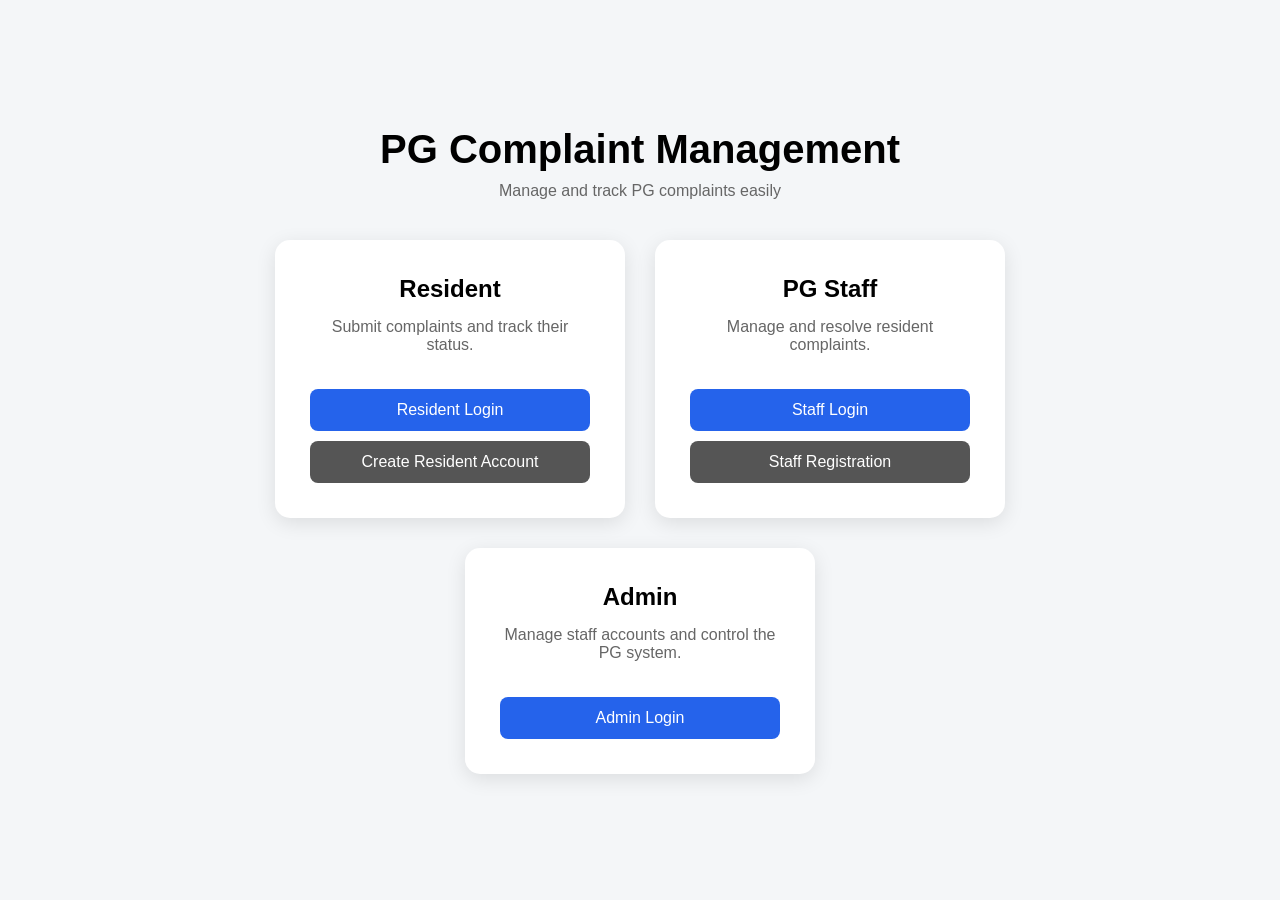
<file: Frontend/index.html>
<!DOCTYPE html>
<html lang="en">

<head>

    <meta charset="UTF-8">

    <meta name="viewport" content="width=device-width, initial-scale=1.0">

    <title>PG Complaint Management</title>

    <link rel="stylesheet" href="css/style.css">

</head>


<body>

    <div class="container">

        <h1>PG Complaint Management</h1>

        <p class="subtitle">
            Manage and track PG complaints easily
        </p>


        <div class="role-container">


            <!-- ==================================================
                 RESIDENT SECTION
            ================================================== -->

            <div class="role-card">

                <h2>Resident</h2>

                <p>
                    Submit complaints and track their status.
                </p>


                <a href="resident/login.html">
                    <button>
                        Resident Login
                    </button>
                </a>


                <a href="resident/register.html">
                    <button class="secondary-button">
                        Create Resident Account
                    </button>
                </a>

            </div>



            <!-- ==================================================
                 STAFF SECTION
            ================================================== -->

            <div class="role-card">

                <h2>PG Staff</h2>

                <p>
                    Manage and resolve resident complaints.
                </p>


                <a href="staff/login.html">
                    <button>
                        Staff Login
                    </button>
                </a>


                <a href="staff/register.html">
                    <button class="secondary-button">
                        Staff Registration
                    </button>
                </a>

            </div>



            <!-- ==================================================
                 ADMIN SECTION
            ================================================== -->

            <div class="role-card">

                <h2>Admin</h2>

                <p>
                    Manage staff accounts and control the PG system.
                </p>


                <!-- Admin Login -->

               <a href="admin/login.html">

                    <button>
                        Admin Login
                    </button>

                </a>

            </div>


        </div>

    </div>

</body>

</html>
</file>
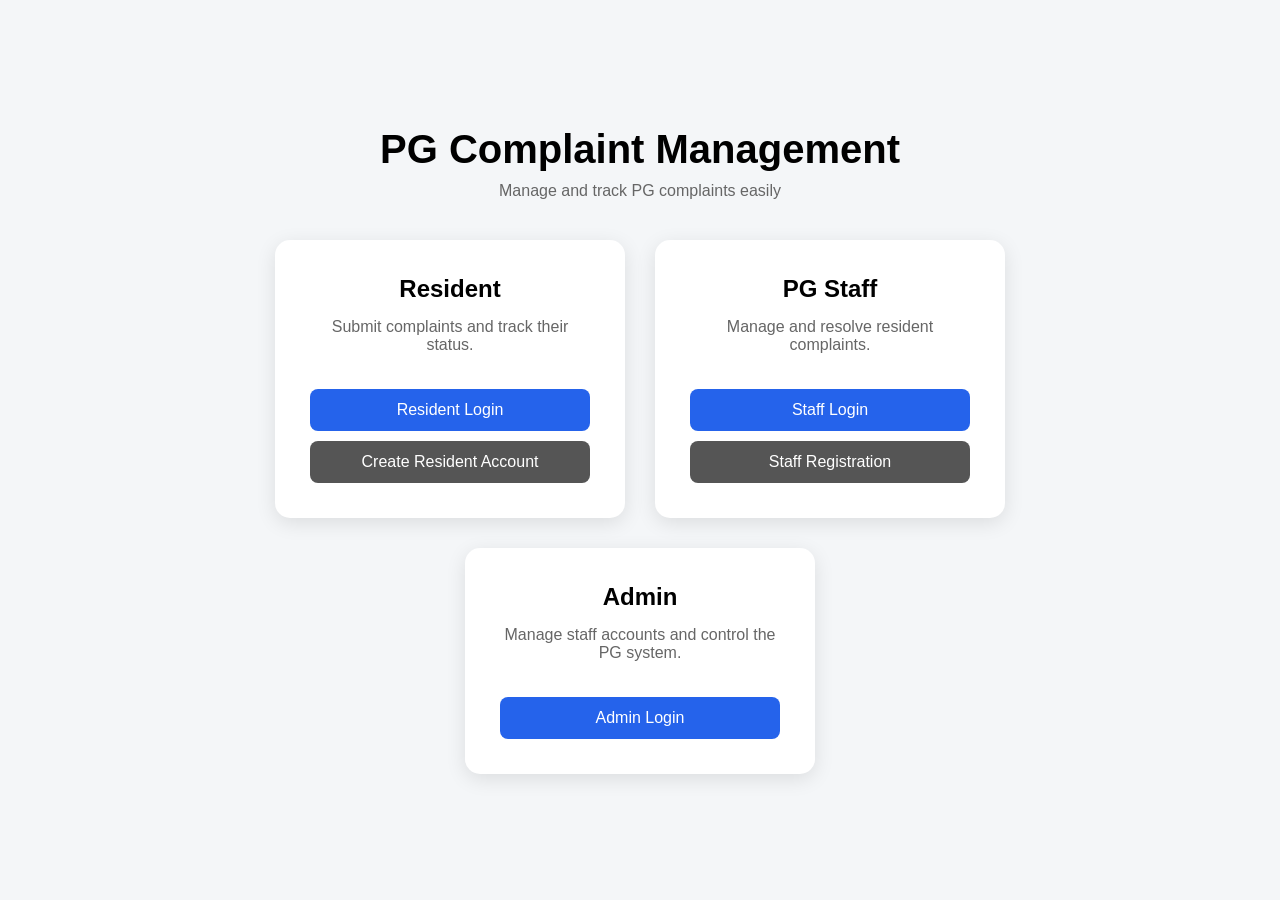
<file: Frontend/resident.html>
<!DOCTYPE html>
<html lang="en">

<head>

    <meta charset="UTF-8">
    <!-- Defines the character encoding -->

    <meta name="viewport" content="width=device-width, initial-scale=1.0">
    <!-- Makes the page responsive -->

    <title>Resident Dashboard</title>
    <!-- Browser tab title -->

    <link rel="stylesheet" href="style.css">
    <!-- Connects our common CSS file -->

</head>

<body>

    <div class="dashboard-container">
        <!-- Main dashboard container -->


        <header class="dashboard-header">

            <div>
                <h1>Resident Dashboard</h1>
                <!-- Dashboard heading -->

                <p id="welcomeMessage">
                    Welcome
                </p>
                <!-- User's name will be displayed here -->

            </div>


            <button id="logoutButton">
                Logout
            </button>
            <!-- Logout button -->

        </header>


        <section class="complaint-section">

            <h2>Submit a Complaint</h2>
            <!-- Complaint form heading -->


            <form id="complaintForm">

                <label for="residentName">
                    Resident Name
                </label>

                <input
                    type="text"
                    id="residentName"
                    required
                >
                <!-- Resident name -->


                <label for="roomNumber">
                    Room Number
                </label>

                <input
                    type="text"
                    id="roomNumber"
                    placeholder="Example: 101"
                    required
                >
                <!-- Room number -->


                <label for="contact">
                    Contact Number
                </label>

                <input
                    type="text"
                    id="contact"
                    placeholder="Enter contact number"
                    required
                >
                <!-- Contact number -->


                <label for="category">
                    Complaint Category
                </label>

                <select id="category" required>

                    <option value="">
                        Select Category
                    </option>

                    <option value="Water">
                        Water
                    </option>

                    <option value="Electricity">
                        Electricity
                    </option>

                    <option value="Food">
                        Food
                    </option>

                    <option value="Cleanliness">
                        Cleanliness
                    </option>

                    <option value="Maintenance">
                        Maintenance
                    </option>

                    <option value="Other">
                        Other
                    </option>

                </select>
                <!-- Complaint category -->


                <label for="description">
                    Description
                </label>

                <textarea
                    id="description"
                    placeholder="Describe your complaint"
                    required
                ></textarea>
                <!-- Complaint description -->


                <label for="date">
                    Date
                </label>

                <input
                    type="date"
                    id="date"
                    required
                >
                <!-- Complaint date -->


                <label for="priority">
                    Priority
                </label>

                <select id="priority" required>

                    <option value="">
                        Select Priority
                    </option>

                    <option value="Low">
                        Low
                    </option>

                    <option value="Medium">
                        Medium
                    </option>

                    <option value="High">
                        High
                    </option>

                </select>
                <!-- Complaint priority -->


                <label for="additionalInfo">
                    Additional Information
                </label>

                <textarea
                    id="additionalInfo"
                    placeholder="Optional information"
                ></textarea>
                <!-- Optional information -->


                <button type="submit">
                    Submit Complaint
                </button>
                <!-- Submit complaint button -->

            </form>


            <p id="complaintMessage"></p>
            <!-- Shows success/error messages -->

        </section>


        <section class="complaint-section">

            <h2>My Complaints</h2>
            <!-- Complaint list heading -->

            <button id="loadComplaintsButton">
                Refresh Complaints
            </button>
            <!-- Button to reload complaints -->


            <div id="complaintsList">
                <!-- Complaints will appear here using JavaScript -->

                <p>
                    Loading complaints...
                </p>

            </div>

        </section>

    </div>


    <script src="resident.js"></script>
    <!-- Connects resident dashboard JavaScript -->

</body>

</html>
</file>
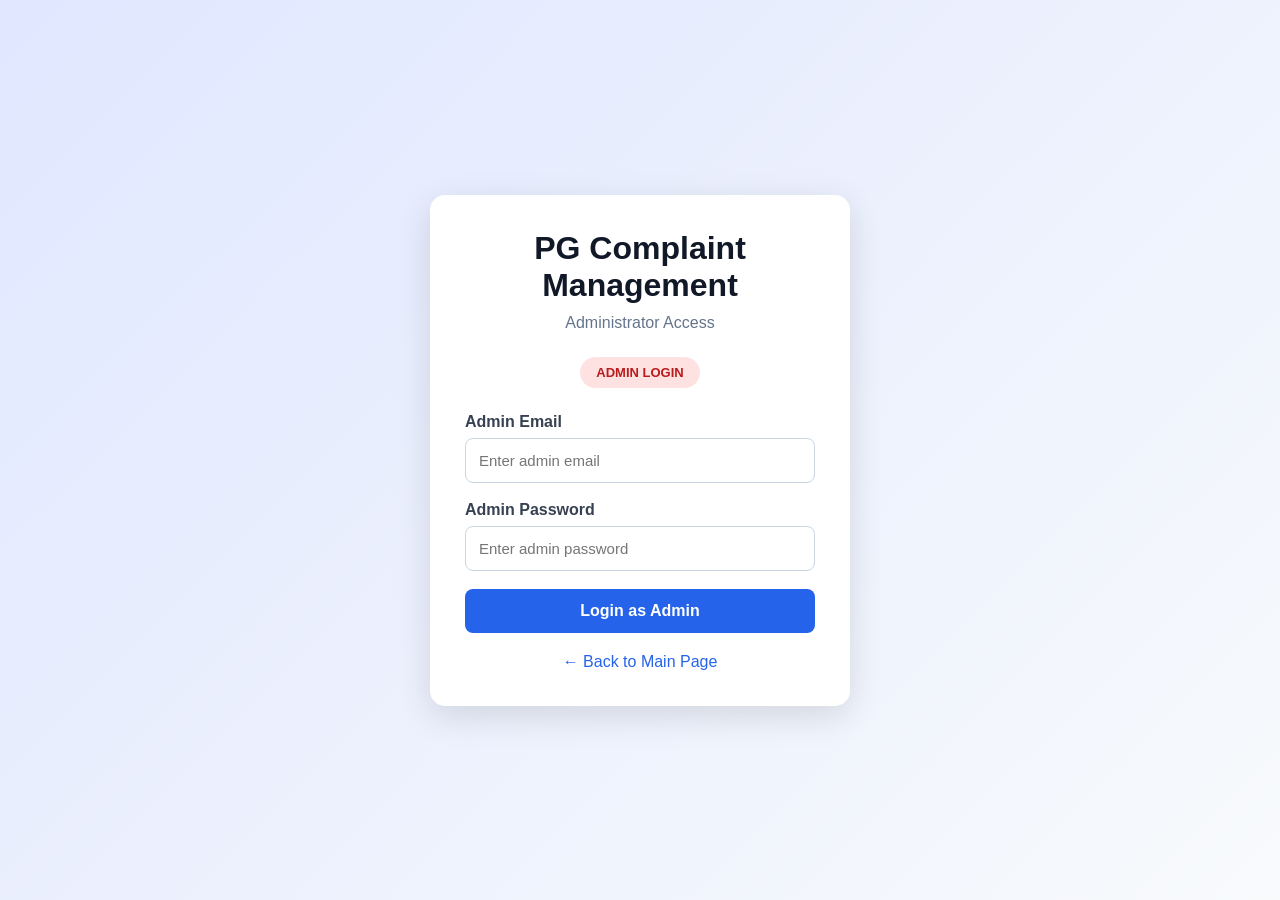
<file: Frontend/admin/create-staff.html>
<!DOCTYPE html>
<html lang="en">

<head>

    <meta charset="UTF-8">

    <meta
        name="viewport"
        content="width=device-width, initial-scale=1.0"
    >

    <title>Create Staff - PG Complaint Management</title>


    <style>

        * {
            box-sizing: border-box;
        }


        body {

            margin: 0;

            min-height: 100vh;

            display: flex;

            justify-content: center;

            align-items: flex-start;

            padding: 40px 16px;

            font-family: Arial, sans-serif;

            background:
                linear-gradient(
                    135deg,
                    #e0e7ff,
                    #f8fafc
                );

        }


        .container {

            width: 480px;

            max-width: 100%;

            background: white;

            padding: 35px;

            border-radius: 12px;

            box-shadow:
                0 10px 35px
                rgba(0, 0, 0, 0.12);

        }


        h1 {

            text-align: center;

            margin-top: 0;

            margin-bottom: 6px;

            color: #111827;

            font-size: 22px;

        }


        .subtitle {

            text-align: center;

            color: #6b7280;

            margin-bottom: 28px;

            font-size: 14px;

        }


        label {

            display: block;

            margin-bottom: 7px;

            font-weight: bold;

            color: #374151;

        }


        input {

            width: 100%;

            padding: 12px 14px;

            margin-bottom: 18px;

            border: 1px solid #d1d5db;

            border-radius: 6px;

            font-size: 15px;

            outline: none;

            transition: border-color 0.2s;

        }


        input:focus {

            border-color: #2563eb;

            box-shadow: 0 0 0 3px rgba(37,99,235,0.1);

        }


        .btn-primary {

            width: 100%;

            padding: 13px;

            border: none;

            border-radius: 6px;

            background: #2563eb;

            color: white;

            font-size: 16px;

            font-weight: bold;

            cursor: pointer;

            transition: background 0.2s;

        }


        .btn-primary:hover {

            background: #1d4ed8;

        }


        .btn-primary:disabled {

            background: #94a3b8;

            cursor: not-allowed;

        }


        .btn-secondary {

            width: 100%;

            padding: 12px;

            border: 2px solid #2563eb;

            border-radius: 6px;

            background: white;

            color: #2563eb;

            font-size: 15px;

            font-weight: bold;

            cursor: pointer;

            margin-top: 12px;

            transition: all 0.2s;

        }


        .btn-secondary:hover {

            background: #eff6ff;

        }


        .back-link {

            display: block;

            margin-top: 20px;

            text-align: center;

            color: #2563eb;

            text-decoration: none;

            font-size: 14px;

        }


        .back-link:hover {

            text-decoration: underline;

        }


        /* ====================================================
           ERROR MESSAGE
        ==================================================== */

        #errorMessage {

            margin-top: 16px;

            padding: 12px 16px;

            text-align: center;

            font-weight: bold;

            border-radius: 7px;

            background: #fee2e2;

            color: #b91c1c;

            display: none;

        }


        /* ====================================================
           SUCCESS PANEL
           Replaces the form on success — cannot vanish
        ==================================================== */

        #successPanel {

            display: none;

        }


        .success-header {

            text-align: center;

            margin-bottom: 24px;

        }


        .success-icon {

            font-size: 52px;

            display: block;

            margin-bottom: 12px;

        }


        .success-header h2 {

            color: #15803d;

            margin: 0 0 6px;

            font-size: 20px;

        }


        .success-header p {

            color: #6b7280;

            margin: 0;

            font-size: 14px;

        }


        .info-card {

            background: #f0fdf4;

            border: 1.5px solid #86efac;

            border-radius: 10px;

            padding: 20px 24px;

            margin-bottom: 16px;

        }


        .info-row {

            display: flex;

            justify-content: space-between;

            align-items: center;

            padding: 10px 0;

            border-bottom: 1px solid #dcfce7;

        }


        .info-row:last-child {

            border-bottom: none;

            padding-bottom: 0;

        }


        .info-row:first-child {

            padding-top: 0;

        }


        .info-label {

            font-size: 13px;

            color: #6b7280;

            font-weight: bold;

            text-transform: uppercase;

            letter-spacing: 0.04em;

        }


        .info-value {

            font-size: 15px;

            font-weight: bold;

            color: #111827;

            text-align: right;

            word-break: break-all;

        }


        .staff-id-value {

            font-size: 22px;

            color: #15803d;

            letter-spacing: 0.06em;

        }


        .warning-box {

            background: #fffbeb;

            border: 1.5px solid #fbbf24;

            border-radius: 8px;

            padding: 12px 16px;

            margin-bottom: 20px;

            font-size: 13px;

            color: #92400e;

            text-align: center;

        }


        .warning-box strong {

            display: block;

            margin-bottom: 4px;

            font-size: 14px;

        }

    </style>

</head>


<body>


<div class="container">


    <!-- ================================================
         CREATE FORM (shown by default)
    ================================================ -->

    <div id="formPanel">

        <h1>Create Staff Account</h1>

        <p class="subtitle">PG Complaint Management — Admin Panel</p>


        <form id="createStaffForm" novalidate>


            <label for="name">
                Staff Name
            </label>

            <input
                type="text"
                id="name"
                placeholder="Enter staff full name"
                autocomplete="off"
            >


            <label for="email">
                Staff Email
            </label>

            <input
                type="email"
                id="email"
                placeholder="Enter staff email address"
                autocomplete="off"
            >


            <label for="password">
                Temporary Password
            </label>

            <input
                type="password"
                id="password"
                placeholder="Enter temporary password (min 6 chars)"
                autocomplete="new-password"
            >


            <button
                type="submit"
                id="createButton"
                class="btn-primary"
            >
                Create Staff Account
            </button>


        </form>


        <div id="errorMessage"></div>


        <a
            href="dashboard.html"
            class="back-link"
        >
            ← Back to Admin Dashboard
        </a>

    </div>


    <!-- ================================================
         SUCCESS PANEL (shown after staff is created)
         This panel REPLACES the form so it cannot vanish
    ================================================ -->

    <div id="successPanel">

        <div class="success-header">

            <span class="success-icon">✅</span>

            <h2>Staff Account Created!</h2>

            <p>The staff account has been successfully created.</p>

        </div>


        <div class="info-card">

            <div class="info-row">
                <span class="info-label">Staff ID</span>
                <span class="info-value staff-id-value" id="displayStaffId">—</span>
            </div>

            <div class="info-row">
                <span class="info-label">Name</span>
                <span class="info-value" id="displayName">—</span>
            </div>

            <div class="info-row">
                <span class="info-label">Email</span>
                <span class="info-value" id="displayEmail">—</span>
            </div>

            <div class="info-row">
                <span class="info-label">Password</span>
                <span class="info-value" id="displayPassword">—</span>
            </div>

            <div class="info-row">
                <span class="info-label">Role</span>
                <span class="info-value">Staff</span>
            </div>

        </div>


        <div class="warning-box">
            <strong>⚠️ Save These Credentials Now</strong>
            Share the email and password with the staff member. The password cannot be retrieved later.
        </div>


        <button
            type="button"
            class="btn-primary"
            onclick="window.location.href='dashboard.html'"
        >
            Go to Admin Dashboard
        </button>

        <button
            type="button"
            class="btn-secondary"
            id="createAnotherBtn"
        >
            + Create Another Staff Account
        </button>

    </div>


</div>


<script>

// ======================================================
// API CONFIGURATION
// ======================================================

const API_URL = "http://localhost:5000";


// ======================================================
// GET ADMIN LOGIN INFORMATION
// ======================================================

const adminToken =
    localStorage.getItem("adminToken");


let adminUser = null;


try {

    adminUser =
        JSON.parse(
            localStorage.getItem("adminUser") || "null"
        );

} catch (error) {

    console.error(
        "Unable to read adminUser:",
        error
    );

    adminUser = null;

}


// ======================================================
// CHECK ADMIN LOGIN
// ======================================================

if (
    !adminToken ||
    !adminUser ||
    adminUser.role !== "admin"
) {

    localStorage.removeItem("adminToken");

    localStorage.removeItem("adminUser");

    window.location.href = "login.html";

}


// ======================================================
// GET HTML ELEMENTS
// ======================================================

const formPanel =
    document.getElementById("formPanel");

const successPanel =
    document.getElementById("successPanel");

const form =
    document.getElementById("createStaffForm");

const createButton =
    document.getElementById("createButton");

const errorMessage =
    document.getElementById("errorMessage");

const createAnotherBtn =
    document.getElementById("createAnotherBtn");


// ======================================================
// SHOW ERROR MESSAGE
// ======================================================

function showError(text) {

    errorMessage.textContent = text;

    errorMessage.style.display = "block";

}


function hideError() {

    errorMessage.style.display = "none";

}


// ======================================================
// SHOW SUCCESS PANEL
//
// Hides the form and shows the success info permanently.
// The user must explicitly click a button to go back.
// ======================================================

function showSuccess(staffId, name, email, password) {

    document.getElementById("displayStaffId").textContent =
        staffId || "—";

    document.getElementById("displayName").textContent =
        name || "—";

    document.getElementById("displayEmail").textContent =
        email || "—";

    document.getElementById("displayPassword").textContent =
        password || "—";

    // Hide form, show success panel
    formPanel.style.display = "none";

    successPanel.style.display = "block";

}


// ======================================================
// RESET: Go back to the form for another entry
// ======================================================

createAnotherBtn.addEventListener("click", function() {

    // Clear form fields
    document.getElementById("name").value = "";
    document.getElementById("email").value = "";
    document.getElementById("password").value = "";

    hideError();

    // Show form, hide success panel
    successPanel.style.display = "none";

    formPanel.style.display = "block";

});


// ======================================================
// CREATE STAFF — FORM SUBMIT
// ======================================================

form.addEventListener(
    "submit",
    async function(event) {

        // Always prevent default form submission
        event.preventDefault();
        event.stopPropagation();


        // ==================================================
        // GET FORM VALUES
        // ==================================================

        const name =
            document.getElementById("name").value.trim();

        const email =
            document.getElementById("email").value.trim().toLowerCase();

        const password =
            document.getElementById("password").value;


        hideError();


        // ==================================================
        // VALIDATE NAME
        // ==================================================

        if (!name || name.length < 2) {

            showError("Please enter a valid staff name (at least 2 characters).");

            return;

        }


        // ==================================================
        // VALIDATE EMAIL
        // ==================================================

        const emailPattern = /^[^\s@]+@[^\s@]+\.[^\s@]+$/;

        if (!emailPattern.test(email)) {

            showError("Please enter a valid email address.");

            return;

        }


        // ==================================================
        // VALIDATE PASSWORD
        // ==================================================

        if (!password || password.length < 6) {

            showError("Password must be at least 6 characters.");

            return;

        }


        // ==================================================
        // DISABLE BUTTON
        // ==================================================

        createButton.disabled = true;

        createButton.textContent = "Creating...";


        try {

            // ==================================================
            // SEND REQUEST TO BACKEND
            // ==================================================

            const response =
                await fetch(
                    API_URL + "/api/admin/staff",
                    {

                        method: "POST",

                        headers: {

                            "Content-Type": "application/json",

                            "Authorization": "Bearer " + adminToken

                        },

                        body: JSON.stringify({
                            name:     name,
                            email:    email,
                            password: password
                        })

                    }
                );


            // ==================================================
            // PARSE RESPONSE
            // ==================================================

            let data = {};

            try {

                data = await response.json();

            } catch (jsonError) {

                console.error("Invalid JSON from server:", jsonError);

            }


            // ==================================================
            // SESSION EXPIRED
            // ==================================================

            if (
                response.status === 401 ||
                response.status === 403
            ) {

                localStorage.removeItem("adminToken");

                localStorage.removeItem("adminUser");

                alert("Your admin session has expired. Please login again.");

                window.location.href = "login.html";

                return;

            }


            // ==================================================
            // OTHER SERVER ERROR
            // ==================================================

            if (!response.ok) {

                console.error(
                    "Create staff error:",
                    response.status,
                    data
                );

                showError(
                    data.message ||
                    "Unable to create staff account. Please try again."
                );

                return;

            }


            // ==================================================
            // SUCCESS — show the persistent success panel
            // DO NOT call form.reset() here — let the panel
            // stay visible until the user clicks a button.
            // ==================================================

            showSuccess(
                data.staff_id,
                name,
                email,
                password
            );


        } catch (error) {

            console.error("Create staff network error:", error);

            if (error.name === "TypeError" && error.message.includes("fetch")) {

                showError(
                    "Unable to connect to the server. Make sure the backend is running on http://localhost:5000."
                );

            } else {

                showError(
                    error.message ||
                    "An unexpected error occurred."
                );

            }

        } finally {

            createButton.disabled = false;

            createButton.textContent = "Create Staff Account";

        }

    }
);

</script>


</body>

</html>
</file>
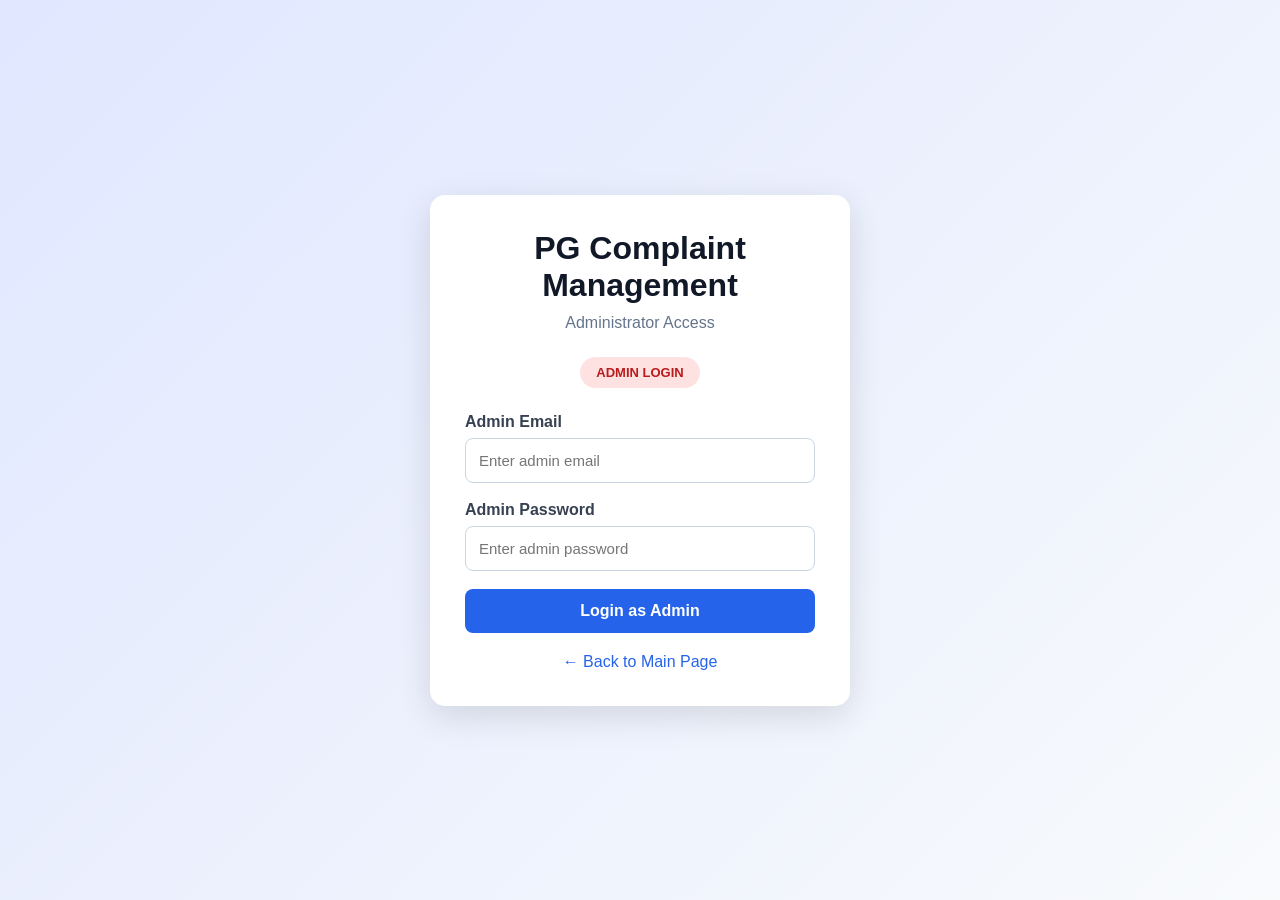
<file: Frontend/admin/dashboard.html>
<!DOCTYPE html>
<html lang="en">

<head>

    <meta charset="UTF-8">

    <meta
        name="viewport"
        content="width=device-width, initial-scale=1.0"
    >

    <title>Admin Dashboard - PG Complaint Management</title>


    <style>

        * {
            box-sizing: border-box;
        }


        body {

            margin: 0;

            font-family: Arial, sans-serif;

            background: #f1f5f9;

            color: #1e293b;

        }


        /* ==================================================
           HEADER
        ================================================== */

        .header {

            background: #243f8f;

            color: white;

            padding: 18px 25px;

            display: flex;

            justify-content: space-between;

            align-items: center;

            gap: 20px;

            flex-wrap: wrap;

        }


        .header h1 {

            margin: 0;

            font-size: 24px;

        }


        .admin-info {

            display: flex;

            align-items: center;

            gap: 15px;

        }


        #adminName {

            font-weight: bold;

        }


        .logout-button {

            border: none;

            padding: 9px 16px;

            border-radius: 6px;

            background: #dc2626;

            color: white;

            cursor: pointer;

            font-weight: bold;

        }


        .logout-button:hover {

            background: #b91c1c;

        }


        /* ==================================================
           MAIN CONTAINER
        ================================================== */

        .container {

            width: 95%;

            max-width: 1500px;

            margin: 30px auto;

        }


        .welcome {

            background: white;

            padding: 20px;

            border-radius: 10px;

            margin-bottom: 20px;

            box-shadow:
                0 3px 12px
                rgba(0, 0, 0, 0.06);

        }


        .welcome h2 {

            margin-top: 0;

        }


        /* ==================================================
           ACTION BUTTONS
        ================================================== */

        .actions {

            display: flex;

            gap: 12px;

            flex-wrap: wrap;

            margin-bottom: 20px;

        }


        .action-button {

            border: none;

            padding: 11px 18px;

            border-radius: 7px;

            background: #2563eb;

            color: white;

            cursor: pointer;

            font-weight: bold;

        }


        .action-button:hover {

            background: #1d4ed8;

        }


        .create-button {

            background: #059669;

        }


        .create-button:hover {

            background: #047857;

        }


        /* ==================================================
           STATISTICS
        ================================================== */

        .stats {

            display: grid;

            grid-template-columns:
                repeat(
                    4,
                    minmax(150px, 1fr)
                );

            gap: 15px;

            margin-bottom: 25px;

        }


        .stat-card {

            background: white;

            padding: 20px;

            border-radius: 10px;

            box-shadow:
                0 3px 12px
                rgba(0, 0, 0, 0.06);

            text-align: center;

        }


        .stat-card h3 {

            margin: 0 0 10px;

            color: #64748b;

            font-size: 15px;

        }


        .stat-number {

            font-size: 30px;

            font-weight: bold;

            color: #2563eb;

        }


        /* ==================================================
           COMPLAINT SECTION
        ================================================== */

        .complaints-section {

            background: white;

            padding: 20px;

            border-radius: 10px;

            box-shadow:
                0 3px 12px
                rgba(0, 0, 0, 0.06);

        }


        .complaints-section h2 {

            margin-top: 0;

        }


        .table-container {

            overflow-x: auto;

        }


        table {

            width: 100%;

            border-collapse: collapse;

            min-width: 1300px;

        }


        th {

            background: #243f8f;

            color: white;

            padding: 12px;

            text-align: left;

            white-space: nowrap;

        }


        td {

            padding: 12px;

            border-bottom:
                1px solid #e2e8f0;

            vertical-align: top;

        }


        tr:hover {

            background: #f8fafc;

        }


        .description {

            max-width: 250px;

            white-space: normal;

        }


        .additional {

            max-width: 250px;

            white-space: normal;

        }


        .remarks {

            max-width: 250px;

            white-space: normal;

        }


        .status {

            font-weight: bold;

        }


        /* ==================================================
           LOADING
        ================================================== */

        .loading {

            text-align: center;

            padding: 30px;

            color: #64748b;

        }


        .error {

            color: #b91c1c;

            background: #fee2e2;

            padding: 15px;

            border-radius: 8px;

            margin-top: 15px;

            display: none;

        }


        @media (max-width: 800px) {

            .stats {

                grid-template-columns:
                    repeat(
                        2,
                        1fr
                    );

            }

        }


        @media (max-width: 500px) {

            .stats {

                grid-template-columns:
                    1fr;

            }

            .header h1 {

                font-size: 20px;

            }

        }

    </style>

</head>


<body>


<!-- ==================================================
     HEADER
================================================== -->

<header class="header">

    <h1>
        PG Complaint Management
    </h1>


    <div class="admin-info">

        <span id="adminName">
            Admin
        </span>


        <button
            class="logout-button"
            onclick="logout()"
        >
            Logout
        </button>

    </div>

</header>



<!-- ==================================================
     MAIN
================================================== -->

<main class="container">


    <section class="welcome">

        <h2>
            Admin Dashboard
        </h2>

        <p>
            Manage complaints and PG staff accounts.
        </p>

    </section>



    <!-- ==================================================
         ACTION BUTTONS
    ================================================== -->

    <div class="actions">

        <button
            class="action-button"
            onclick="loadComplaints()"
        >
            Refresh Complaints
        </button>


        <button
            class="action-button create-button"
            onclick="openCreateStaff()"
        >
            Create Staff Account
        </button>

    </div>



    <!-- ==================================================
         STATISTICS
    ================================================== -->

    <div class="stats">


        <div class="stat-card">

            <h3>
                Total Complaints
            </h3>

            <div
                class="stat-number"
                id="totalComplaints"
            >
                0
            </div>

        </div>


        <div class="stat-card">

            <h3>
                Pending
            </h3>

            <div
                class="stat-number"
                id="pendingComplaints"
            >
                0
            </div>

        </div>


        <div class="stat-card">

            <h3>
                In Progress
            </h3>

            <div
                class="stat-number"
                id="progressComplaints"
            >
                0
            </div>

        </div>


        <div class="stat-card">

            <h3>
                Resolved
            </h3>

            <div
                class="stat-number"
                id="resolvedComplaints"
            >
                0
            </div>

        </div>

    </div>



    <!-- ==================================================
         COMPLAINTS
    ================================================== -->

    <section class="complaints-section">

        <h2>
            All Complaints
        </h2>


        <div
            id="loading"
            class="loading"
        >
            Loading complaints...
        </div>


        <div
            id="errorMessage"
            class="error"
        ></div>


        <div class="table-container">

            <table
                id="complaintsTable"
                style="display:none;"
            >

                <thead>

                    <tr>

                        <th>
                            ID
                        </th>

                        <th>
                            Resident
                        </th>

                        <th>
                            Room
                        </th>

                        <th>
                            Contact
                        </th>

                        <th>
                            Category
                        </th>

                        <th>
                            Description
                        </th>

                        <th>
                            Additional Information
                        </th>

                        <th>
                            Priority
                        </th>

                        <th>
                            Status
                        </th>

                        <th>
                            Staff Remarks
                        </th>

                        <th>
                            Date
                        </th>

                    </tr>

                </thead>


                <tbody
                    id="complaintsBody"
                ></tbody>

            </table>

        </div>

    </section>


</main>



<script>

// ======================================================
// API
// ======================================================

const API_URL =
    "http://localhost:5000";


// ======================================================
// GET ADMIN LOGIN DATA
// ======================================================

const token =
    localStorage.getItem(
        "adminToken"
    );


let adminUser = null;


try {

    adminUser =
        JSON.parse(
            localStorage.getItem(
                "adminUser"
            ) || "null"
        );

} catch (error) {

    adminUser = null;

}


// ======================================================
// ADMIN ACCESS CHECK
// ======================================================

if (
    !token ||
    !adminUser ||
    adminUser.role !== "admin"
) {

    localStorage.removeItem(
        "adminToken"
    );

    localStorage.removeItem(
        "adminUser"
    );

    window.location.href =
        "login.html";

}


// ======================================================
// DISPLAY ADMIN NAME
// ======================================================

if (
    adminUser &&
    adminUser.name
) {

    document.getElementById(
        "adminName"
    ).textContent =
        adminUser.name;

}


// ======================================================
// LOAD COMPLAINTS
// ======================================================

async function loadComplaints() {

    const loading =
        document.getElementById(
            "loading"
        );


    const errorMessage =
        document.getElementById(
            "errorMessage"
        );


    const table =
        document.getElementById(
            "complaintsTable"
        );


    const body =
        document.getElementById(
            "complaintsBody"
        );


    loading.style.display =
        "block";


    errorMessage.style.display =
        "none";


    table.style.display =
        "none";


    try {

        const response =
            await fetch(
                API_URL +
                "/api/complaints",
                {

                    method: "GET",

                    headers: {

                        "Authorization":
                            "Bearer " +
                            token

                    }

                }
            );


        const data =
            await response.json();


        // ==================================================
        // AUTHENTICATION ERROR
        // ==================================================

        if (
            response.status === 401 ||
            response.status === 403
        ) {

            logout();

            return;

        }


        if (!response.ok) {

            throw new Error(
                data.message ||
                "Unable to load complaints"
            );

        }


        // ==================================================
        // CLEAR OLD ROWS
        // ==================================================

        body.innerHTML =
            "";


        // ==================================================
        // STATISTICS
        // ==================================================

        const total =
            data.length;


        const pending =
            data.filter(
                complaint =>
                    complaint.status ===
                    "Pending"
            ).length;


        const progress =
            data.filter(
                complaint =>
                    complaint.status ===
                    "In Progress"
            ).length;


        const resolved =
            data.filter(
                complaint =>
                    complaint.status ===
                    "Resolved"
            ).length;


        document.getElementById(
            "totalComplaints"
        ).textContent =
            total;


        document.getElementById(
            "pendingComplaints"
        ).textContent =
            pending;


        document.getElementById(
            "progressComplaints"
        ).textContent =
            progress;


        document.getElementById(
            "resolvedComplaints"
        ).textContent =
            resolved;


        // ==================================================
        // NO COMPLAINTS
        // ==================================================

        if (
            data.length === 0
        ) {

            body.innerHTML = `

                <tr>

                    <td
                        colspan="11"
                        style="text-align:center;"
                    >
                        No complaints found.
                    </td>

                </tr>

            `;

        }


        // ==================================================
        // DISPLAY COMPLAINTS
        // ==================================================

        data.forEach(
            complaint => {

                const row =
                    document.createElement(
                        "tr"
                    );


                row.innerHTML = `

                    <td>
                        ${escapeHtml(
                            complaint.id
                        )}
                    </td>

                    <td>
                        ${escapeHtml(
                            complaint.resident_name
                        )}
                    </td>

                    <td>
                        ${escapeHtml(
                            complaint.room_number
                        )}
                    </td>

                    <td>
                        ${escapeHtml(
                            complaint.contact
                        )}
                    </td>

                    <td>
                        ${escapeHtml(
                            complaint.category
                        )}
                    </td>

                    <td class="description">
                        ${escapeHtml(
                            complaint.description
                        )}
                    </td>

                    <td class="additional">
                        ${escapeHtml(
                            complaint.additional_info ||
                            "None"
                        )}
                    </td>

                    <td>
                        ${escapeHtml(
                            complaint.priority
                        )}
                    </td>

                    <td class="status">
                        ${escapeHtml(
                            complaint.status
                        )}
                    </td>

                    <td class="remarks">
                        ${escapeHtml(
                            complaint.staff_remarks ||
                            "No remarks"
                        )}
                    </td>

                    <td>
                        ${escapeHtml(
                            complaint.date
                        )}
                    </td>

                `;


                body.appendChild(
                    row
                );

            }
        );


        loading.style.display =
            "none";


        table.style.display =
            "table";


    }

    catch (error) {

        console.error(
            "Load complaints error:",
            error
        );


        loading.style.display =
            "none";


        errorMessage.textContent =
            error.message ||
            "Unable to load complaints.";


        errorMessage.style.display =
            "block";

    }

}


// ======================================================
// ESCAPE HTML
// ======================================================

function escapeHtml(value) {

    const div =
        document.createElement(
            "div"
        );


    div.textContent =
        value === null ||
        value === undefined
            ? ""
            : String(value);


    return div.innerHTML;

}


// ======================================================
// OPEN CREATE STAFF PAGE
// ======================================================

function openCreateStaff() {

    window.location.href =
        "create-staff.html";

}


// ======================================================
// LOGOUT
// ======================================================

function logout() {

    localStorage.removeItem(
        "adminToken"
    );


    localStorage.removeItem(
        "adminUser"
    );


    // Also remove old session values

    sessionStorage.removeItem(
        "adminToken"
    );


    sessionStorage.removeItem(
        "adminUser"
    );


    window.location.href =
        "login.html";

}


// ======================================================
// LOAD COMPLAINTS WHEN PAGE OPENS
// ======================================================

loadComplaints();

</script>


</body>

</html>
</file>
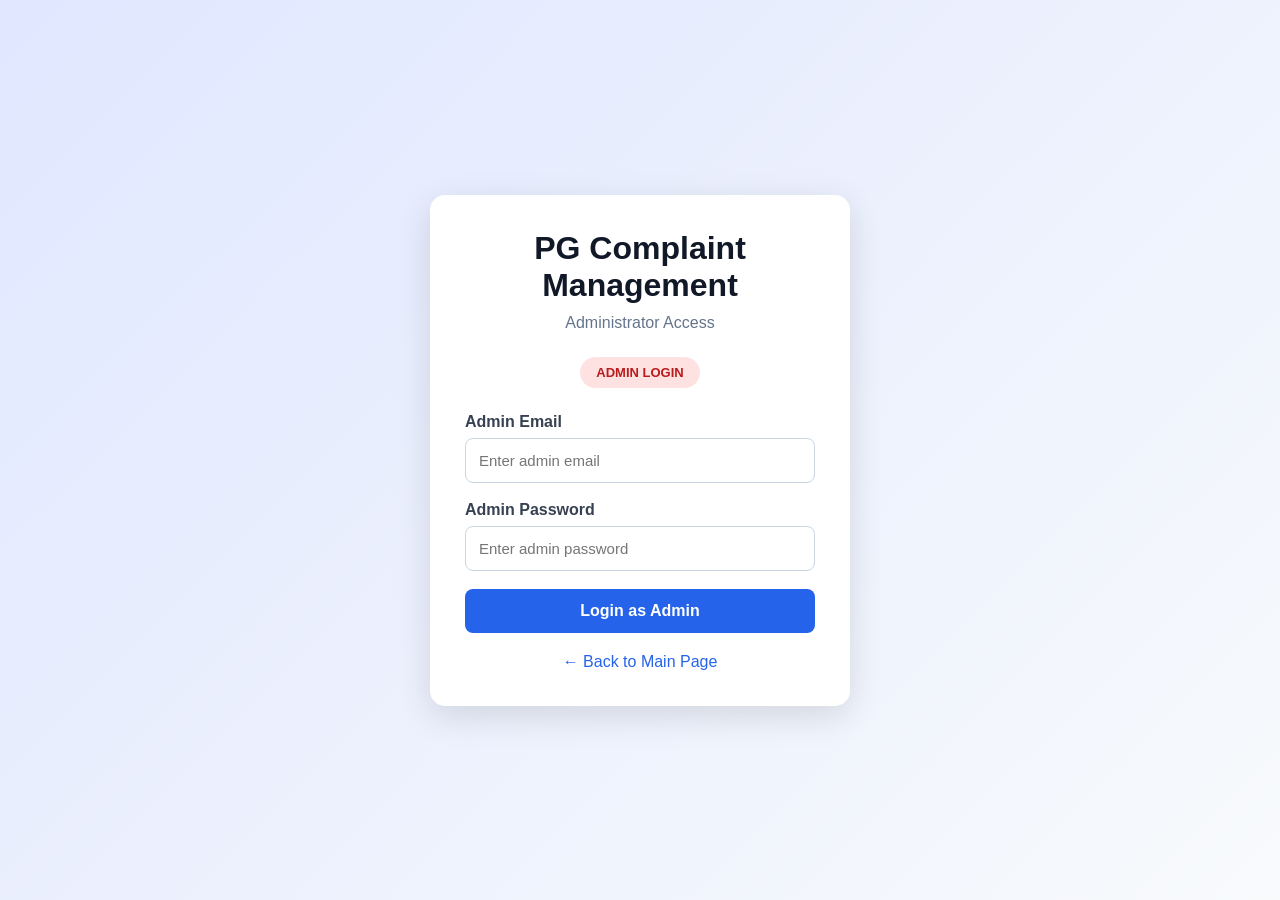
<file: Frontend/admin/login.html>
<!DOCTYPE html>
<html lang="en">

<head>

    <meta charset="UTF-8">

    <meta
        name="viewport"
        content="width=device-width, initial-scale=1.0"
    >

    <title>Admin Login - PG Complaint Management</title>

    <style>

        * {
            box-sizing: border-box;
        }

        body {

            margin: 0;

            min-height: 100vh;

            display: flex;

            justify-content: center;

            align-items: center;

            font-family: Arial, sans-serif;

            background:
                linear-gradient(
                    135deg,
                    #e0e7ff,
                    #f8fafc
                );

        }


        .login-container {

            width: 420px;

            max-width: 92%;

            background: white;

            padding: 35px;

            border-radius: 15px;

            box-shadow:
                0 10px 35px
                rgba(0, 0, 0, 0.12);

        }


        h1 {

            text-align: center;

            margin: 0;

            color: #111827;

        }


        .subtitle {

            text-align: center;

            color: #64748b;

            margin-top: 10px;

            margin-bottom: 25px;

        }


        .admin-badge {

            width: fit-content;

            margin: 0 auto 25px;

            padding: 8px 16px;

            border-radius: 20px;

            background: #fee2e2;

            color: #b91c1c;

            font-size: 13px;

            font-weight: bold;

        }


        .form-group {

            margin-bottom: 18px;

        }


        label {

            display: block;

            margin-bottom: 7px;

            font-weight: bold;

            color: #374151;

        }


        input {

            width: 100%;

            padding: 13px;

            border: 1px solid #cbd5e1;

            border-radius: 8px;

            font-size: 15px;

            outline: none;

        }


        input:focus {

            border-color: #2563eb;

            box-shadow:
                0 0 0 3px
                rgba(37, 99, 235, 0.1);

        }


        button {

            width: 100%;

            padding: 13px;

            border: none;

            border-radius: 8px;

            background: #2563eb;

            color: white;

            font-size: 16px;

            font-weight: bold;

            cursor: pointer;

        }


        button:hover {

            background: #1d4ed8;

        }


        button:disabled {

            background: #94a3b8;

            cursor: not-allowed;

        }


        .message {

            margin-top: 18px;

            padding: 12px;

            border-radius: 8px;

            display: none;

            text-align: center;

            font-weight: bold;

        }


        .error {

            background: #fee2e2;

            color: #b91c1c;

        }


        .success {

            background: #dcfce7;

            color: #15803d;

        }


        .back-link {

            display: block;

            text-align: center;

            margin-top: 20px;

            color: #2563eb;

            text-decoration: none;

        }


        .back-link:hover {

            text-decoration: underline;

        }

    </style>

</head>


<body>


<div class="login-container">

    <h1>
        PG Complaint Management
    </h1>


    <p class="subtitle">
        Administrator Access
    </p>


    <div class="admin-badge">
        ADMIN LOGIN
    </div>


    <form id="adminLoginForm">


        <div class="form-group">

            <label for="email">
                Admin Email
            </label>

            <input
                type="email"
                id="email"
                placeholder="Enter admin email"
                required
                autocomplete="username"
            >

        </div>


        <div class="form-group">

            <label for="password">
                Admin Password
            </label>

            <input
                type="password"
                id="password"
                placeholder="Enter admin password"
                required
                autocomplete="current-password"
            >

        </div>


        <button
            type="submit"
            id="loginButton"
        >
            Login as Admin
        </button>


    </form>


    <div
        id="message"
        class="message"
    ></div>


    <a
        href="../index.html"
        class="back-link"
    >
        ← Back to Main Page
    </a>

</div>



<script>

// ======================================================
// API CONFIGURATION
// ======================================================

const API_URL = "http://localhost:5000";


// ======================================================
// ADMIN LOGIN
// ======================================================

const loginForm =
    document.getElementById(
        "adminLoginForm"
    );


const loginButton =
    document.getElementById(
        "loginButton"
    );


const message =
    document.getElementById(
        "message"
    );


// ======================================================
// SHOW MESSAGE
// ======================================================

function showMessage(
    text,
    type
) {

    message.textContent =
        text;

    message.className =
        "message " + type;

    message.style.display =
        "block";

}


// ======================================================
// LOGIN FORM
// ======================================================

loginForm.addEventListener(
    "submit",
    async function(event) {

        event.preventDefault();


        const email =
            document
                .getElementById("email")
                .value
                .trim()
                .toLowerCase();


        const password =
            document
                .getElementById("password")
                .value;


        loginButton.disabled =
            true;


        loginButton.textContent =
            "Logging in...";


        message.style.display =
            "none";


        try {

            // ==================================================
            // SEND LOGIN REQUEST
            // ==================================================

            const response =
                await fetch(
                    API_URL + "/api/admin/login",
                    {

                        method: "POST",

                        headers: {

                            "Content-Type":
                                "application/json"

                        },

                        body:
                            JSON.stringify({

                                email:
                                    email,

                                password:
                                    password

                            })

                    }
                );


            let data = {};

            try {

                data =
                    await response.json();

            } catch (jsonError) {

                console.error(
                    "Invalid JSON response:",
                    jsonError
                );

            }


            // ==================================================
            // LOGIN FAILED (HTTP ERROR FROM SERVER)
            // ==================================================

            if (!response.ok) {

                showMessage(

                    data.message ||
                    `Admin login failed (Status: ${response.status})`,

                    "error"

                );

                return;

            }


            // ==================================================
            // MAKE SURE THIS IS REALLY AN ADMIN
            // ==================================================

            if (
                !data.user ||
                data.user.role !== "admin"
            ) {

                showMessage(

                    "Access denied. This account is not an administrator.",

                    "error"

                );

                return;

            }


            // ==================================================
            // REMOVE OLD STORAGE
            // ==================================================

            sessionStorage.removeItem(
                "adminToken"
            );

            sessionStorage.removeItem(
                "adminUser"
            );


            localStorage.removeItem(
                "adminToken"
            );

            localStorage.removeItem(
                "adminUser"
            );


            // ==================================================
            // SAVE ADMIN TOKEN
            //
            // IMPORTANT:
            // Dashboard and Create Staff also use localStorage.
            // ==================================================

            localStorage.setItem(
                "adminToken",
                data.token
            );


            localStorage.setItem(
                "adminUser",
                JSON.stringify(
                    data.user
                )
            );


            // ==================================================
            // VERIFY STORAGE
            // ==================================================

            const savedToken =
                localStorage.getItem(
                    "adminToken"
                );


            const savedUser =
                JSON.parse(
                    localStorage.getItem(
                        "adminUser"
                    ) || "null"
                );


            if (
                !savedToken ||
                !savedUser ||
                savedUser.role !== "admin"
            ) {

                showMessage(

                    "Unable to save admin login information.",

                    "error"

                );

                return;

            }


            // ==================================================
            // SUCCESS
            // ==================================================

            showMessage(

                "Login successful. Opening dashboard...",

                "success"

            );


            // ==================================================
            // OPEN DASHBOARD
            // ==================================================

            setTimeout(
                function() {

                    window.location.href =
                        "dashboard.html";

                },
                500
            );


        }

        catch (error) {

            console.error(
                "Admin login error:",
                error
            );


            if (
                error.name === "TypeError" &&
                error.message.includes("fetch")
            ) {

                showMessage(

                    "Unable to connect to the server. Make sure the backend is running on http://localhost:5000.",

                    "error"

                );

            } else {

                showMessage(

                    error.message ||
                    "An unexpected error occurred during login.",

                    "error"

                );

            }

        }

        finally {

            loginButton.disabled =
                false;

            loginButton.textContent =
                "Login as Admin";

        }

    }
);

</script>


</body>

</html>
</file>
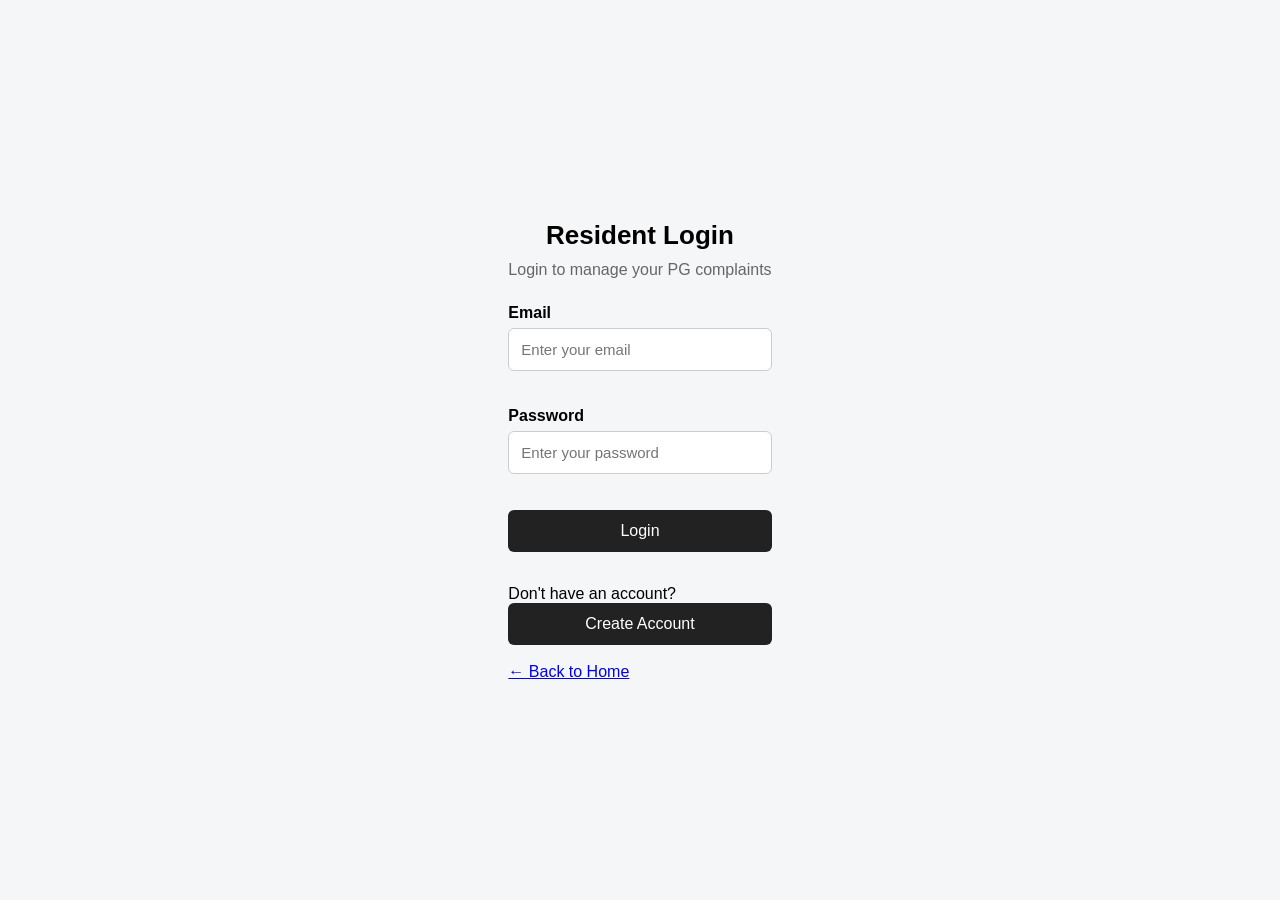
<file: Frontend/resident/dashboard.html>
<!DOCTYPE html>
<html lang="en">

<head>

    <meta charset="UTF-8">

    <meta name="viewport" content="width=device-width, initial-scale=1.0">

    <title>Resident Dashboard</title>

    <style>

        * {
            box-sizing: border-box;
        }

        body {
            margin: 0;
            font-family: Arial, sans-serif;
            background: #f4f6f8;
            color: #222;
        }

        /* ==============================
           HEADER
        ============================== */

        header {
            background: #2563eb;
            color: white;
            padding: 18px 30px;

            display: flex;
            justify-content: space-between;
            align-items: center;
        }

        header h2 {
            margin: 0;
        }

        #logoutButton {
            width: auto;
            margin: 0;
            padding: 9px 18px;
            background: white;
            color: #2563eb;
        }

        /* ==============================
           MAIN CONTAINER
        ============================== */

        .container {
            width: 1000px;
            max-width: 94%;
            margin: 30px auto;
        }

        /* ==============================
           WELCOME
        ============================== */

        .welcome {
            margin-bottom: 25px;
        }

        .welcome h1 {
            margin-bottom: 5px;
        }

        .welcome p {
            color: #666;
        }

        /* ==============================
           CARDS
        ============================== */

        .card {
            background: white;
            padding: 25px;
            margin-bottom: 25px;
            border-radius: 12px;

            box-shadow:
                0 4px 15px rgba(0, 0, 0, 0.08);
        }

        .card h2 {
            margin-top: 0;
        }

        /* ==============================
           FORM
        ============================== */

        .form-grid {
            display: grid;
            grid-template-columns: 1fr 1fr;
            gap: 18px;
        }

        .form-group {
            display: flex;
            flex-direction: column;
        }

        .full-width {
            grid-column: 1 / -1;
        }

        label {
            margin-bottom: 7px;
            font-weight: bold;
        }

        input,
        select,
        textarea {
            width: 100%;
            padding: 11px;

            border: 1px solid #ccc;
            border-radius: 6px;

            font-size: 15px;
        }

        textarea {
            min-height: 100px;
            resize: vertical;
        }

        button {
            padding: 12px 20px;

            border: none;
            border-radius: 6px;

            background: #2563eb;
            color: white;

            font-size: 15px;

            cursor: pointer;
        }

        button:hover {
            background: #1d4ed8;
        }

        .submit-button {
            margin-top: 20px;
        }

        /* ==============================
           MESSAGE
        ============================== */

        #complaintMessage {
            margin-top: 15px;
            font-weight: bold;
        }

        /* ==============================
           TABLE
        ============================== */

        .table-container {
            overflow-x: auto;
        }

        table {
            width: 100%;
            border-collapse: collapse;
        }

        th,
        td {
            padding: 12px;
            border-bottom: 1px solid #ddd;
            text-align: left;
        }

        th {
            background: #f1f5f9;
        }

        /* ==============================
           STATUS
        ============================== */

        .status {
            padding: 5px 10px;
            border-radius: 20px;
            font-size: 13px;
            font-weight: bold;
        }

        .pending {
            background: #fff3cd;
            color: #856404;
        }

        .progress {
            background: #cfe2ff;
            color: #084298;
        }

        .resolved {
            background: #d1e7dd;
            color: #0f5132;
        }

        /* ==============================
           RESPONSIVE
        ============================== */

        @media (max-width: 700px) {

            .form-grid {
                grid-template-columns: 1fr;
            }

            .full-width {
                grid-column: auto;
            }

            header {
                padding: 15px;
            }

            header h2 {
                font-size: 18px;
            }

        }

    </style>

</head>


<body>


<!-- ==========================================
     HEADER
========================================== -->

<header>

    <h2>
        PG Complaint Management
    </h2>

    <button id="logoutButton">
        Logout
    </button>

</header>



<!-- ==========================================
     MAIN CONTENT
========================================== -->

<div class="container">


    <!-- WELCOME -->

    <div class="welcome">

        <h1 id="welcomeMessage">
            Welcome!
        </h1>

        <p>
            Submit and track your PG complaints.
        </p>

    </div>



    <!-- ======================================
         SUBMIT COMPLAINT
    ======================================= -->

    <div class="card">

        <h2>
            Submit Complaint
        </h2>


        <form id="complaintForm">


            <div class="form-grid">


                <!-- Resident Name -->

                <div class="form-group">

                    <label>
                        Resident Name
                    </label>

                    <input
                        type="text"
                        id="resident_name"
                        required
                    >

                </div>


                <!-- Room Number -->

                <div class="form-group">

                    <label>
                        Room Number
                    </label>

                    <input
                        type="text"
                        id="room_number"
                        placeholder="Example: 204"
                        required
                    >

                </div>


                <!-- Contact -->

                <div class="form-group">

                    <label>
                        Contact Number
                    </label>

                    <input
                        type="text"
                        id="contact"
                        placeholder="Enter contact number"
                        required
                    >

                </div>


                <!-- Category -->

                <div class="form-group">

                    <label>
                        Complaint Category
                    </label>

                    <select
                        id="category"
                        required
                    >

                        <option value="">
                            Select category
                        </option>

                        <option value="Electrical">
                            Electrical
                        </option>

                        <option value="Plumbing">
                            Plumbing
                        </option>

                        <option value="Cleaning">
                            Cleaning
                        </option>

                        <option value="Food">
                            Food
                        </option>

                        <option value="Internet">
                            Internet
                        </option>

                        <option value="Room">
                            Room
                        </option>

                        <option value="Other">
                            Other
                        </option>

                    </select>

                </div>


                <!-- Date -->

                <div class="form-group">

                    <label>
                        Complaint Date
                    </label>

                    <input
                        type="date"
                        id="date"
                        required
                    >

                </div>


                <!-- Priority -->

                <div class="form-group">

                    <label>
                        Priority
                    </label>

                    <select
                        id="priority"
                        required
                    >

                        <option value="">
                            Select priority
                        </option>

                        <option value="Low">
                            Low
                        </option>

                        <option value="Medium">
                            Medium
                        </option>

                        <option value="High">
                            High
                        </option>

                    </select>

                </div>


                <!-- Description -->

                <div class="form-group full-width">

                    <label>
                        Complaint Description
                    </label>

                    <textarea
                        id="description"
                        placeholder="Describe your complaint..."
                        required
                    ></textarea>

                </div>


                <!-- Additional Information -->

                <div class="form-group full-width">

                    <label>
                        Additional Information
                    </label>

                    <textarea
                        id="additional_info"
                        placeholder="Any additional information..."
                    ></textarea>

                </div>


            </div>


            <button
                type="submit"
                class="submit-button"
            >
                Submit Complaint
            </button>


            <div id="complaintMessage"></div>


        </form>

    </div>



    <!-- ======================================
         MY COMPLAINTS
    ======================================= -->

    <div class="card">

        <h2>
            My Complaints
        </h2>


        <div class="table-container">

            <table>

                <thead>

                    <tr>

                        <th>
                            ID
                        </th>

                        <th>
                            Category
                        </th>

                        <th>
                            Priority
                        </th>

                        <th>
                            Status
                        </th>

                        <th>
                            Date
                        </th>

                        <th>
                            Description
                        </th>

                    </tr>

                </thead>


                <tbody id="complaintsTable">

                </tbody>

            </table>

        </div>

    </div>


</div>



<script>


// ======================================================
// CHECK LOGIN
// ======================================================

const token =
    localStorage.getItem("residentToken");


const storedUser =
    localStorage.getItem("residentUser");


// If token doesn't exist,
// send user back to login page.

if (!token) {

    window.location.href =
        "login.html";

}


// Convert stored user JSON back into object

let user = null;


if (storedUser) {

    user =
        JSON.parse(storedUser);

}


// ======================================================
// DISPLAY USER NAME
// ======================================================

if (user) {

    document.getElementById(
        "welcomeMessage"
    ).textContent =
        "Welcome, " + user.name + "!";


    // Automatically fill resident name

    document.getElementById(
        "resident_name"
    ).value =
        user.name;

}


// ======================================================
// SET TODAY'S DATE
// ======================================================

document.getElementById(
    "date"
).value =
    new Date()
        .toISOString()
        .split("T")[0];


// ======================================================
// LOGOUT
// ======================================================

document.getElementById(
    "logoutButton"
).addEventListener(
    "click",
    function() {

        // Remove login information

        localStorage.removeItem(
            "residentToken"
        );

        localStorage.removeItem(
            "residentUser"
        );


        // Return to login

        window.location.href =
            "login.html";

    }
);


// ======================================================
// SUBMIT COMPLAINT
// ======================================================

document.getElementById(
    "complaintForm"
).addEventListener(
    "submit",
    async function(event) {

        event.preventDefault();


        const complaintMessage =
            document.getElementById(
                "complaintMessage"
            );


        complaintMessage.textContent =
            "Submitting complaint...";


        // Collect form data

        const complaintData = {

            resident_name:
                document.getElementById(
                    "resident_name"
                ).value.trim(),

            room_number:
                document.getElementById(
                    "room_number"
                ).value.trim(),

            contact:
                document.getElementById(
                    "contact"
                ).value.trim(),

            category:
                document.getElementById(
                    "category"
                ).value,

            description:
                document.getElementById(
                    "description"
                ).value.trim(),

            date:
                document.getElementById(
                    "date"
                ).value,

            priority:
                document.getElementById(
                    "priority"
                ).value,

            additional_info:
                document.getElementById(
                    "additional_info"
                ).value.trim()

        };


        try {

            // Send complaint to backend

            const response =
                await fetch(
                    "http://localhost:5000/api/complaints",
                    {

                        method: "POST",

                        headers: {

                            "Content-Type":
                                "application/json",

                            "Authorization":
                                "Bearer " + token

                        },

                        body:
                            JSON.stringify(
                                complaintData
                            )

                    }
                );


            const data =
                await response.json();


            // Check response

            if (!response.ok) {

                complaintMessage.textContent =
                    data.message ||
                    "Failed to submit complaint";

                return;

            }


            // Show success message

            complaintMessage.textContent =
                "Complaint submitted successfully!";


            // Clear form

            document.getElementById(
                "complaintForm"
            ).reset();


            // Restore resident name

            document.getElementById(
                "resident_name"
            ).value =
                user.name;


            // Restore today's date

            document.getElementById(
                "date"
            ).value =
                new Date()
                    .toISOString()
                    .split("T")[0];


            // Reload complaints

            loadComplaints();


        } catch (error) {

            console.error(error);

            complaintMessage.textContent =
                "Unable to connect to server";

        }

    }
);


// ======================================================
// LOAD MY COMPLAINTS
// ======================================================

async function loadComplaints() {

    const table =
        document.getElementById(
            "complaintsTable"
        );


    table.innerHTML =
        "<tr><td colspan='6'>Loading...</td></tr>";


    try {

        const response =
            await fetch(
                "http://localhost:5000/api/complaints",
                {

                    method: "GET",

                    headers: {

                        "Authorization":
                            "Bearer " + token

                    }

                }
            );


        // If token expired,
        // return to login

        if (response.status === 401) {

            localStorage.removeItem(
                "residentToken"
            );

            localStorage.removeItem(
                "residentUser"
            );

            window.location.href =
                "login.html";

            return;

        }


        const complaints =
            await response.json();


        table.innerHTML = "";


        // No complaints

        if (
            complaints.length === 0
        ) {

            table.innerHTML = `

                <tr>

                    <td
                        colspan="6"
                        style="text-align:center;"
                    >
                        No complaints submitted yet.
                    </td>

                </tr>

            `;

            return;

        }


        // Display complaints

        complaints.forEach(
            function(complaint) {


                let statusClass =
                    "pending";


                if (
                    complaint.status ===
                    "In Progress"
                ) {

                    statusClass =
                        "progress";

                }


                if (
                    complaint.status ===
                    "Resolved"
                ) {

                    statusClass =
                        "resolved";

                }


                const row =
                    document.createElement(
                        "tr"
                    );


                row.innerHTML = `

                    <td>
                        ${complaint.id}
                    </td>

                    <td>
                        ${complaint.category}
                    </td>

                    <td>
                        ${complaint.priority}
                    </td>

                    <td>

                        <span
                            class="status ${statusClass}"
                        >
                            ${complaint.status}
                        </span>

                    </td>

                    <td>
                        ${complaint.date}
                    </td>

                    <td>
                        ${complaint.description}
                    </td>

                `;


                table.appendChild(row);

            }
        );


    } catch (error) {

        console.error(error);

        table.innerHTML = `

            <tr>

                <td
                    colspan="6"
                    style="text-align:center;"
                >
                    Unable to connect to server.
                </td>

            </tr>

        `;

    }

}


// ======================================================
// LOAD COMPLAINTS WHEN PAGE OPENS
// ======================================================

loadComplaints();


</script>


</body>

</html>
</file>
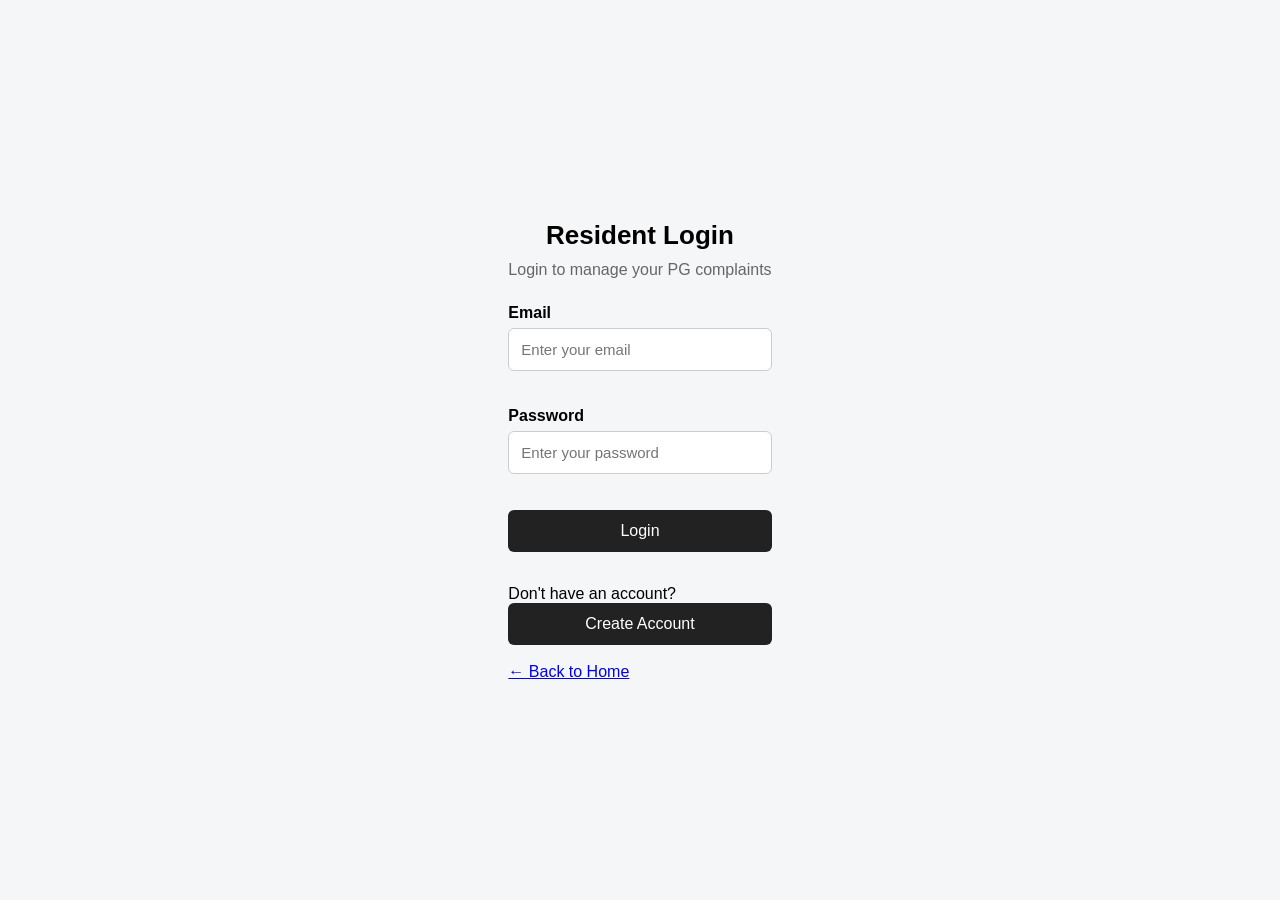
<file: Frontend/resident/login.html>
<!DOCTYPE html>
<html lang="en">

<head>

    <meta charset="UTF-8">

    <meta name="viewport" content="width=device-width, initial-scale=1.0">

    <title>Resident Login - PG Complaint Management</title>

    <link rel="stylesheet" href="../style.css">

</head>


<body>

    <div class="container">

        <div class="role-card">

            <h1>Resident Login</h1>

            <p class="subtitle">
                Login to manage your PG complaints
            </p>


            <form id="residentLoginForm">

                <div>
                    <label for="email">Email</label>

                    <input
                        type="email"
                        id="email"
                        placeholder="Enter your email"
                        required
                    >
                </div>


                <br>


                <div>
                    <label for="password">Password</label>

                    <input
                        type="password"
                        id="password"
                        placeholder="Enter your password"
                        required
                    >
                </div>


                <br>


                <button type="submit">
                    Login
                </button>

            </form>


            <p id="message"></p>


            <br>


            <p>
                Don't have an account?
            </p>

            <a href="register.html">

                <button type="button" class="secondary-button">
                    Create Account
                </button>

            </a>


            <br><br>


            <a href="../index.html">
                ← Back to Home
            </a>

        </div>

    </div>


    <script>

        const form = document.getElementById("residentLoginForm");

        const message = document.getElementById("message");


        form.addEventListener("submit", async function(event) {

            event.preventDefault();


            const email =
                document.getElementById("email").value.trim();

            const password =
                document.getElementById("password").value;


            message.textContent = "Logging in...";


            try {

                const response = await fetch(
                    "http://localhost:5000/api/resident/login",
                    {
                        method: "POST",

                        headers: {
                            "Content-Type": "application/json"
                        },

                        body: JSON.stringify({
                            email: email,
                            password: password
                        })
                    }
                );


                const data = await response.json();


                if (!response.ok) {

                    message.textContent =
                        data.message || "Login failed";

                    return;

                }


                // Store JWT token in browser
                localStorage.setItem(
                    "residentToken",
                    data.token
                );


                // Store resident information
                localStorage.setItem(
                    "residentUser",
                    JSON.stringify(data.user)
                );


                message.textContent =
                    "Login successful!";


                // Open resident dashboard
                window.location.href =
                    "dashboard.html";


            } catch (error) {

                console.error(error);

                message.textContent =
                    "Unable to connect to server";

            }

        });

    </script>

</body>

</html>
</file>
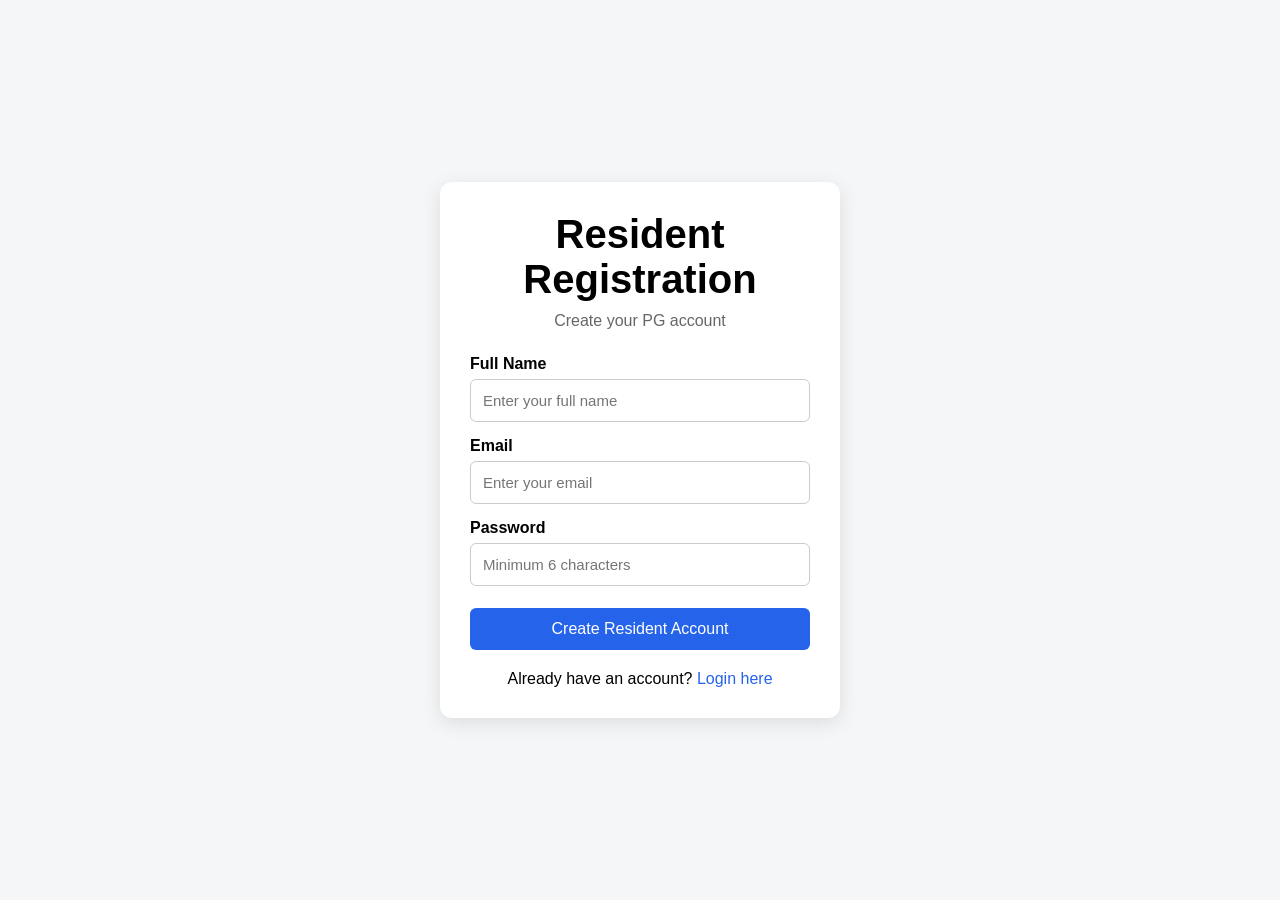
<file: Frontend/resident/register.html>
<!DOCTYPE html>
<html lang="en">

<head>

    <meta charset="UTF-8">

    <meta name="viewport" content="width=device-width, initial-scale=1.0">

    <title>Resident Registration - PG Complaint Management</title>

    <link rel="stylesheet" href="../css/style.css">

    <style>

        body {
            margin: 0;
            font-family: Arial, sans-serif;
            background: #f4f6f8;
        }

        .register-container {
            width: 400px;
            max-width: 90%;
            margin: 70px auto;
            padding: 30px;
            background: white;
            border-radius: 12px;
            box-shadow: 0 5px 20px rgba(0, 0, 0, 0.1);
        }

        h1 {
            text-align: center;
            margin-bottom: 10px;
        }

        .subtitle {
            text-align: center;
            color: #666;
            margin-bottom: 25px;
        }

        label {
            display: block;
            margin-top: 15px;
            margin-bottom: 6px;
            font-weight: bold;
        }

        input {
            width: 100%;
            box-sizing: border-box;
            padding: 12px;
            border: 1px solid #ccc;
            border-radius: 6px;
            font-size: 15px;
        }

        button {
            width: 100%;
            margin-top: 22px;
            padding: 12px;
            border: none;
            border-radius: 6px;
            background: #2563eb;
            color: white;
            font-size: 16px;
            cursor: pointer;
        }

        button:hover {
            background: #1d4ed8;
        }

        .message {
            margin-top: 15px;
            text-align: center;
            font-weight: bold;
        }

        .login-link {
            text-align: center;
            margin-top: 20px;
        }

        .login-link a {
            color: #2563eb;
            text-decoration: none;
        }

    </style>

</head>


<body>

    <div class="register-container">

        <h1>Resident Registration</h1>

        <p class="subtitle">
            Create your PG account
        </p>


        <form id="registerForm">

            <label for="name">
                Full Name
            </label>

            <input
                type="text"
                id="name"
                placeholder="Enter your full name"
                required
            >


            <label for="email">
                Email
            </label>

            <input
                type="email"
                id="email"
                placeholder="Enter your email"
                required
            >


            <label for="password">
                Password
            </label>

            <input
                type="password"
                id="password"
                placeholder="Minimum 6 characters"
                required
            >


            <button type="submit">
                Create Resident Account
            </button>

        </form>


        <div
            id="message"
            class="message">
        </div>


        <div class="login-link">

            Already have an account?

            <a href="login.html">
                Login here
            </a>

        </div>

    </div>


    <script>

        const registerForm =
            document.getElementById("registerForm");

        const message =
            document.getElementById("message");


        registerForm.addEventListener(
            "submit",
            async function (event) {

                event.preventDefault();


                const name =
                    document.getElementById("name").value.trim();

                const email =
                    document.getElementById("email").value.trim();

                const password =
                    document.getElementById("password").value;


                message.textContent =
                    "Creating account...";


                try {

                    const response =
                        await fetch(
                            "http://localhost:5000/api/register",
                            {
                                method: "POST",

                                headers: {
                                    "Content-Type":
                                        "application/json"
                                },

                                body: JSON.stringify({

                                    name: name,

                                    email: email,

                                    password: password

                                })
                            }
                        );


                    const data =
                        await response.json();


                    if (!response.ok) {

                        message.textContent =
                            data.message ||
                            "Registration failed";

                        return;

                    }


                    message.textContent =
                        "Registration successful!";


                    // Clear form
                    registerForm.reset();


                    // Wait briefly and open login page
                    setTimeout(
                        function () {

                            window.location.href =
                                "login.html";

                        },
                        1500
                    );


                } catch (error) {

                    console.error(error);

                    message.textContent =
                        "Unable to connect to server";

                }

            }
        );

    </script>

</body>

</html>
</file>
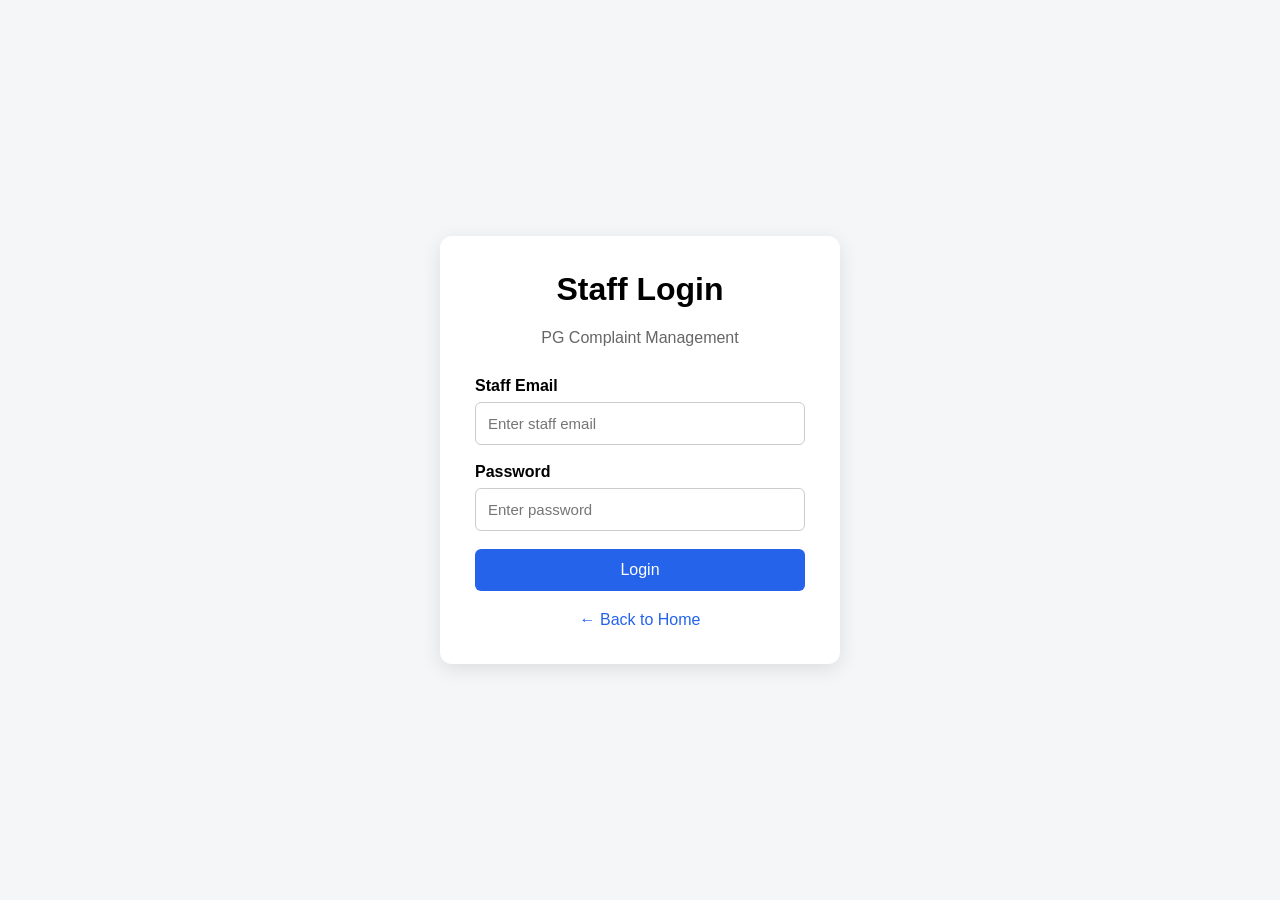
<file: Frontend/staff/dashboard.html>
<!DOCTYPE html>
<html lang="en">

<head>

    <meta charset="UTF-8">

    <meta name="viewport" content="width=device-width, initial-scale=1.0">

    <title>Staff Dashboard - PG Complaint Management</title>

    <style>

        * {
            box-sizing: border-box;
        }

        body {
            margin: 0;
            font-family: Arial, sans-serif;
            background: #f4f6f8;
        }

        /* ================================
           HEADER
        ================================= */

        header {
            background: #1e3a8a;
            color: white;

            padding: 18px 30px;

            display: flex;
            justify-content: space-between;
            align-items: center;
        }

        header h1 {
            margin: 0;
            font-size: 24px;
        }

        .staff-info {
            display: flex;
            align-items: center;
            gap: 15px;
        }

        .logout-btn {
            background: #dc2626;
            color: white;

            border: none;

            padding: 9px 15px;

            border-radius: 6px;

            cursor: pointer;
        }

        .logout-btn:hover {
            background: #b91c1c;
        }

        /* ================================
           MAIN CONTAINER
        ================================= */

        .container {
            width: 95%;
            max-width: 1600px;

            margin: 30px auto;
        }

        /* ================================
           STAT CARDS
        ================================= */

        .stats {
            display: grid;

            grid-template-columns:
                repeat(auto-fit, minmax(200px, 1fr));

            gap: 20px;

            margin-bottom: 30px;
        }

        .stat-card {
            background: white;

            padding: 22px;

            border-radius: 10px;

            box-shadow:
                0 3px 12px rgba(0, 0, 0, 0.08);
        }

        .stat-card h3 {
            margin: 0 0 10px;
            color: #555;
        }

        .stat-number {
            font-size: 30px;
            font-weight: bold;
            color: #2563eb;
        }

        /* ================================
           FILTERS
        ================================= */

        .filters {
            background: white;

            padding: 20px;

            border-radius: 10px;

            margin-bottom: 20px;

            box-shadow:
                0 3px 12px rgba(0, 0, 0, 0.08);
        }

        .filters h2 {
            margin-top: 0;
        }

        .filter-row {
            display: flex;

            gap: 15px;

            flex-wrap: wrap;
        }

        select {
            padding: 10px;

            border: 1px solid #ccc;

            border-radius: 6px;

            min-width: 180px;
        }

        .refresh-btn {
            padding: 10px 18px;

            border: none;

            background: #2563eb;

            color: white;

            border-radius: 6px;

            cursor: pointer;
        }

        .refresh-btn:hover {
            background: #1d4ed8;
        }

        /* ================================
           COMPLAINT TABLE
        ================================= */

        .table-container {
            background: white;

            border-radius: 10px;

            overflow-x: auto;

            box-shadow:
                0 3px 12px rgba(0, 0, 0, 0.08);
        }

        table {
            width: 100%;

            border-collapse: collapse;

            min-width: 1500px;
        }

        th,
        td {
            padding: 13px;

            border-bottom: 1px solid #eee;

            text-align: left;

            vertical-align: top;
        }

        th {
            background: #f1f5f9;

            white-space: nowrap;
        }

        tr:hover {
            background: #f8fafc;
        }

        /* ================================
           DESCRIPTION
        ================================= */

        .description-cell {
            min-width: 280px;

            max-width: 350px;

            white-space: normal;

            line-height: 1.5;
        }

        .additional-cell {
            min-width: 220px;

            max-width: 300px;

            white-space: normal;

            line-height: 1.5;
        }

        .empty-info {
            color: #888;

            font-style: italic;
        }

        /* ================================
           STATUS
        ================================= */

        .status {
            padding: 5px 9px;

            border-radius: 15px;

            font-size: 13px;

            font-weight: bold;

            display: inline-block;
        }

        .pending {
            background: #fef3c7;

            color: #92400e;
        }

        .progress {
            background: #dbeafe;

            color: #1e40af;
        }

        .resolved {
            background: #dcfce7;

            color: #166534;
        }

        /* ================================
           ACTION BUTTON
        ================================= */

        .action-btn {
            background: #2563eb;

            color: white;

            border: none;

            padding: 7px 12px;

            border-radius: 5px;

            cursor: pointer;
        }

        .action-btn:hover {
            background: #1d4ed8;
        }

        /* ================================
           MESSAGE
        ================================= */

        #message {
            text-align: center;

            margin: 20px;

            font-weight: bold;
        }

        /* ================================
           MODAL
        ================================= */

        .modal {
            display: none;

            position: fixed;

            z-index: 1000;

            left: 0;

            top: 0;

            width: 100%;

            height: 100%;

            background: rgba(0, 0, 0, 0.5);

            justify-content: center;

            align-items: center;

            padding: 20px;
        }

        .modal-content {
            background: white;

            width: 700px;

            max-width: 100%;

            max-height: 90vh;

            overflow-y: auto;

            border-radius: 12px;

            padding: 25px;

            box-shadow:
                0 10px 30px rgba(0, 0, 0, 0.2);
        }

        .modal-header {
            display: flex;

            justify-content: space-between;

            align-items: center;

            margin-bottom: 20px;
        }

        .modal-header h2 {
            margin: 0;
        }

        .close-btn {
            background: #dc2626;

            color: white;

            border: none;

            width: 32px;

            height: 32px;

            border-radius: 50%;

            cursor: pointer;

            font-size: 18px;
        }

        .detail-box {
            margin-bottom: 18px;
        }

        .detail-box strong {
            display: block;

            margin-bottom: 6px;

            color: #333;
        }

        .detail-content {
            background: #f8fafc;

            border: 1px solid #e2e8f0;

            padding: 12px;

            border-radius: 6px;

            line-height: 1.5;

            white-space: pre-wrap;

            word-wrap: break-word;
        }

        .modal-buttons {
            display: flex;

            gap: 10px;

            margin-top: 20px;
        }

        .modal-update-btn {
            background: #2563eb;

            color: white;

            border: none;

            padding: 10px 18px;

            border-radius: 6px;

            cursor: pointer;
        }

        .modal-cancel-btn {
            background: #64748b;

            color: white;

            border: none;

            padding: 10px 18px;

            border-radius: 6px;

            cursor: pointer;
        }

    </style>

</head>


<body>


<!-- ==========================================
     HEADER
=========================================== -->

<header>

    <h1>
        PG Complaint Management
    </h1>


    <div class="staff-info">

        <span id="staffName">
            Staff
        </span>

        <button
            class="logout-btn"
            onclick="logout()"
        >
            Logout
        </button>

    </div>

</header>



<!-- ==========================================
     MAIN
=========================================== -->

<div class="container">


    <!-- ======================================
         STATISTICS
    ======================================= -->

    <div class="stats">

        <div class="stat-card">

            <h3>
                Total Complaints
            </h3>

            <div
                class="stat-number"
                id="totalComplaints"
            >
                0
            </div>

        </div>


        <div class="stat-card">

            <h3>
                Pending
            </h3>

            <div
                class="stat-number"
                id="pendingComplaints"
            >
                0
            </div>

        </div>


        <div class="stat-card">

            <h3>
                In Progress
            </h3>

            <div
                class="stat-number"
                id="progressComplaints"
            >
                0
            </div>

        </div>


        <div class="stat-card">

            <h3>
                Resolved
            </h3>

            <div
                class="stat-number"
                id="resolvedComplaints"
            >
                0
            </div>

        </div>

    </div>



    <!-- ======================================
         FILTERS
    ======================================= -->

    <div class="filters">

        <h2>
            Complaint Filters
        </h2>


        <div class="filter-row">


            <select id="statusFilter">

                <option value="">
                    All Status
                </option>

                <option value="Pending">
                    Pending
                </option>

                <option value="In Progress">
                    In Progress
                </option>

                <option value="Resolved">
                    Resolved
                </option>

            </select>


            <select id="priorityFilter">

                <option value="">
                    All Priority
                </option>

                <option value="Low">
                    Low
                </option>

                <option value="Medium">
                    Medium
                </option>

                <option value="High">
                    High
                </option>

            </select>


            <select id="categoryFilter">

                <option value="">
                    All Categories
                </option>

                <option value="Room">
                    Room
                </option>

                <option value="Food">
                    Food
                </option>

                <option value="Electricity">
                    Electricity
                </option>

                <option value="Water">
                    Water
                </option>

                <option value="Internet">
                    Internet
                </option>

                <option value="Other">
                    Other
                </option>

            </select>


            <button
                class="refresh-btn"
                onclick="loadComplaints()"
            >
                Refresh
            </button>

        </div>

    </div>



    <!-- ======================================
         COMPLAINT TABLE
    ======================================= -->

    <div class="table-container">

        <table>

            <thead>

                <tr>

                    <th>
                        ID
                    </th>

                    <th>
                        Resident
                    </th>

                    <th>
                        Room
                    </th>

                    <th>
                        Category
                    </th>

                    <th>
                        Description
                    </th>

                    <th>
                        Additional Information
                    </th>

                    <th>
                        Priority
                    </th>

                    <th>
                        Date
                    </th>

                    <th>
                        Status
                    </th>

                    <th>
                        Action
                    </th>

                </tr>

            </thead>


            <tbody id="complaintsTable">

            </tbody>

        </table>

    </div>


    <div id="message"></div>


</div>



<!-- ==========================================
     COMPLAINT DETAILS MODAL
=========================================== -->

<div
    id="complaintModal"
    class="modal"
>

    <div class="modal-content">

        <div class="modal-header">

            <h2>
                Complaint Details
            </h2>

            <button
                class="close-btn"
                onclick="closeModal()"
            >
                ×
            </button>

        </div>


        <div class="detail-box">

            <strong>
                Resident
            </strong>

            <div
                id="modalResident"
                class="detail-content"
            ></div>

        </div>


        <div class="detail-box">

            <strong>
                Room Number
            </strong>

            <div
                id="modalRoom"
                class="detail-content"
            ></div>

        </div>


        <div class="detail-box">

            <strong>
                Category
            </strong>

            <div
                id="modalCategory"
                class="detail-content"
            ></div>

        </div>


        <div class="detail-box">

            <strong>
                Complaint Description
            </strong>

            <div
                id="modalDescription"
                class="detail-content"
            ></div>

        </div>


        <div class="detail-box">

            <strong>
                Additional Information
            </strong>

            <div
                id="modalAdditionalInfo"
                class="detail-content"
            ></div>

        </div>


        <div class="detail-box">

            <strong>
                Priority
            </strong>

            <div
                id="modalPriority"
                class="detail-content"
            ></div>

        </div>


        <div class="detail-box">

            <strong>
                Date
            </strong>

            <div
                id="modalDate"
                class="detail-content"
            ></div>

        </div>


        <div class="detail-box">

            <strong>
                Current Status
            </strong>

            <div
                id="modalStatus"
                class="detail-content"
            ></div>

        </div>


        <div class="detail-box">

            <strong>
                Staff Remarks
            </strong>

            <div
                id="modalRemarks"
                class="detail-content"
            ></div>

        </div>


        <div class="modal-buttons">

            <button
                class="modal-update-btn"
                id="modalUpdateButton"
            >
                Update Complaint
            </button>

            <button
                class="modal-cancel-btn"
                onclick="closeModal()"
            >
                Close
            </button>

        </div>

    </div>

</div>



<script>


// ======================================================
// CHECK STAFF LOGIN
// ======================================================

const staffToken =
    localStorage.getItem("staffToken");


const staffUser =
    JSON.parse(
        localStorage.getItem("staffUser") || "null"
    );


if (!staffToken || !staffUser) {

    window.location.href =
        "login.html";

}


// ======================================================
// DISPLAY STAFF NAME
// ======================================================

document
    .getElementById("staffName")
    .textContent =
        staffUser.name;


// ======================================================
// LOAD COMPLAINTS
// ======================================================

async function loadComplaints() {


    const status =
        document
            .getElementById("statusFilter")
            .value;


    const priority =
        document
            .getElementById("priorityFilter")
            .value;


    const category =
        document
            .getElementById("categoryFilter")
            .value;


    let url =
        "http://localhost:5000/api/complaints";


    const params =
        new URLSearchParams();


    if (status) {

        params.append(
            "status",
            status
        );

    }


    if (priority) {

        params.append(
            "priority",
            priority
        );

    }


    if (category) {

        params.append(
            "category",
            category
        );

    }


    if (params.toString()) {

        url +=
            "?" +
            params.toString();

    }


    try {

        const response =
            await fetch(
                url,
                {

                    headers: {

                        Authorization:
                            "Bearer " +
                            staffToken

                    }

                }
            );


        if (!response.ok) {

            if (
                response.status === 401 ||
                response.status === 403
            ) {

                logout();

                return;

            }

            throw new Error(
                "Failed to load complaints"
            );

        }


        const complaints =
            await response.json();


        displayComplaints(
            complaints
        );


    } catch (error) {

        console.error(error);

        document
            .getElementById("message")
            .textContent =
                "Unable to load complaints.";

    }

}


// ======================================================
// DISPLAY COMPLAINTS
// ======================================================

function displayComplaints(
    complaints
) {


    const table =
        document.getElementById(
            "complaintsTable"
        );


    table.innerHTML = "";


    // Statistics

    document
        .getElementById("totalComplaints")
        .textContent =
            complaints.length;


    document
        .getElementById("pendingComplaints")
        .textContent =
            complaints.filter(
                c => c.status === "Pending"
            ).length;


    document
        .getElementById("progressComplaints")
        .textContent =
            complaints.filter(
                c => c.status === "In Progress"
            ).length;


    document
        .getElementById("resolvedComplaints")
        .textContent =
            complaints.filter(
                c => c.status === "Resolved"
            ).length;


    if (complaints.length === 0) {

        table.innerHTML = `

            <tr>

                <td
                    colspan="10"
                    style="text-align:center;"
                >

                    No complaints found

                </td>

            </tr>

        `;

        return;

    }


    complaints.forEach(
        complaint => {


            let statusClass =
                "pending";


            if (
                complaint.status ===
                "In Progress"
            ) {

                statusClass =
                    "progress";

            }


            if (
                complaint.status ===
                "Resolved"
            ) {

                statusClass =
                    "resolved";

            }


            const row =
                document.createElement(
                    "tr"
                );


            const description =
                complaint.description ||
                "";


            const additionalInfo =
                complaint.additional_info ||
                "";


            row.innerHTML = `

                <td>
                    ${complaint.id}
                </td>


                <td>
                    ${escapeHtml(
                        complaint.resident_name
                    )}
                </td>


                <td>
                    ${escapeHtml(
                        complaint.room_number
                    )}
                </td>


                <td>
                    ${escapeHtml(
                        complaint.category
                    )}
                </td>


                <td class="description-cell">

                    ${
                        description
                            ? escapeHtml(description)
                            : `<span class="empty-info">
                                No description
                              </span>`
                    }

                </td>


                <td class="additional-cell">

                    ${
                        additionalInfo
                            ? escapeHtml(additionalInfo)
                            : `<span class="empty-info">
                                No additional information
                              </span>`
                    }

                </td>


                <td>
                    ${escapeHtml(
                        complaint.priority
                    )}
                </td>


                <td>
                    ${escapeHtml(
                        complaint.date
                    )}
                </td>


                <td>

                    <span
                        class="status ${statusClass}"
                    >

                        ${escapeHtml(
                            complaint.status
                        )}

                    </span>

                </td>


                <td>

                    <button
                        class="action-btn"
                        onclick="openComplaintDetails(
                            ${complaint.id}
                        )"
                    >
                        View / Update
                    </button>

                </td>

            `;


            table.appendChild(row);

        }
    );

}


// ======================================================
// OPEN COMPLAINT DETAILS
// ======================================================

async function openComplaintDetails(
    complaintId
) {

    try {

        const response =
            await fetch(
                `http://localhost:5000/api/complaints/${complaintId}`,
                {

                    headers: {

                        Authorization:
                            "Bearer " +
                            staffToken

                    }

                }
            );


        const complaint =
            await response.json();


        if (!response.ok) {

            alert(
                complaint.message ||
                "Unable to get complaint"
            );

            return;

        }


        // Fill modal

        document
            .getElementById("modalResident")
            .textContent =
                complaint.resident_name || "";


        document
            .getElementById("modalRoom")
            .textContent =
                complaint.room_number || "";


        document
            .getElementById("modalCategory")
            .textContent =
                complaint.category || "";


        document
            .getElementById("modalDescription")
            .textContent =
                complaint.description ||
                "No description provided";


        document
            .getElementById("modalAdditionalInfo")
            .textContent =
                complaint.additional_info ||
                "No additional information provided";


        document
            .getElementById("modalPriority")
            .textContent =
                complaint.priority || "";


        document
            .getElementById("modalDate")
            .textContent =
                complaint.date || "";


        document
            .getElementById("modalStatus")
            .textContent =
                complaint.status || "";


        document
            .getElementById("modalRemarks")
            .textContent =
                complaint.staff_remarks ||
                "No staff remarks yet";


        // Store complaint ID for update button

        document
            .getElementById("modalUpdateButton")
            .onclick =
                function() {

                    closeModal();

                    updateComplaint(
                        complaint
                    );

                };


        // Show modal

        document
            .getElementById("complaintModal")
            .style.display =
                "flex";


    } catch (error) {

        console.error(error);

        alert(
            "Unable to connect to server"
        );

    }

}


// ======================================================
// UPDATE COMPLAINT
// ======================================================

async function updateComplaint(
    complaint
) {


    try {


        // Select new status

        const newStatus =
            prompt(
                "Enter status:\n\nPending\nIn Progress\nResolved",
                complaint.status
            );


        if (!newStatus) {

            return;

        }


        const allowedStatuses = [

            "Pending",

            "In Progress",

            "Resolved"

        ];


        if (
            !allowedStatuses.includes(
                newStatus
            )
        ) {

            alert(
                "Invalid status. Please use Pending, In Progress, or Resolved."
            );

            return;

        }


        // Staff remarks

        const remarks =
            prompt(
                "Enter staff remarks:",
                complaint.staff_remarks || ""
            );


        // Send update

        const updateResponse =
            await fetch(
                `http://localhost:5000/api/complaints/${complaint.id}`,
                {

                    method: "PUT",

                    headers: {

                        "Content-Type":
                            "application/json",

                        Authorization:
                            "Bearer " +
                            staffToken

                    },

                    body:
                        JSON.stringify({

                            resident_name:
                                complaint.resident_name,

                            room_number:
                                complaint.room_number,

                            contact:
                                complaint.contact,

                            category:
                                complaint.category,

                            description:
                                complaint.description,

                            date:
                                complaint.date,

                            priority:
                                complaint.priority,

                            status:
                                newStatus,

                            additional_info:
                                complaint.additional_info,

                            staff_remarks:
                                remarks

                        })

                }
            );


        const result =
            await updateResponse.json();


        if (!updateResponse.ok) {

            alert(
                result.message ||
                "Update failed"
            );

            return;

        }


        alert(
            "Complaint updated successfully"
        );


        loadComplaints();


    } catch (error) {

        console.error(error);

        alert(
            "Unable to connect to server"
        );

    }

}


// ======================================================
// CLOSE MODAL
// ======================================================

function closeModal() {

    document
        .getElementById("complaintModal")
        .style.display =
            "none";

}


// ======================================================
// CLOSE MODAL WHEN CLICKING OUTSIDE
// ======================================================

window.addEventListener(
    "click",
    function(event) {

        const modal =
            document.getElementById(
                "complaintModal"
            );


        if (event.target === modal) {

            closeModal();

        }

    }
);


// ======================================================
// LOGOUT
// ======================================================

function logout() {


    localStorage.removeItem(
        "staffToken"
    );


    localStorage.removeItem(
        "staffUser"
    );


    window.location.href =
        "login.html";

}


// ======================================================
// BASIC HTML ESCAPING
// ======================================================

function escapeHtml(value) {

    if (
        value === null ||
        value === undefined
    ) {

        return "";

    }


    return String(value)

        .replaceAll(
            "&",
            "&amp;"
        )

        .replaceAll(
            "<",
            "&lt;"
        )

        .replaceAll(
            ">",
            "&gt;"
        )

        .replaceAll(
            '"',
            "&quot;"
        )

        .replaceAll(
            "'",
            "&#039;"
        );

}


// ======================================================
// LOAD COMPLAINTS WHEN PAGE OPENS
// ======================================================

loadComplaints();


</script>


</body>

</html>
</file>
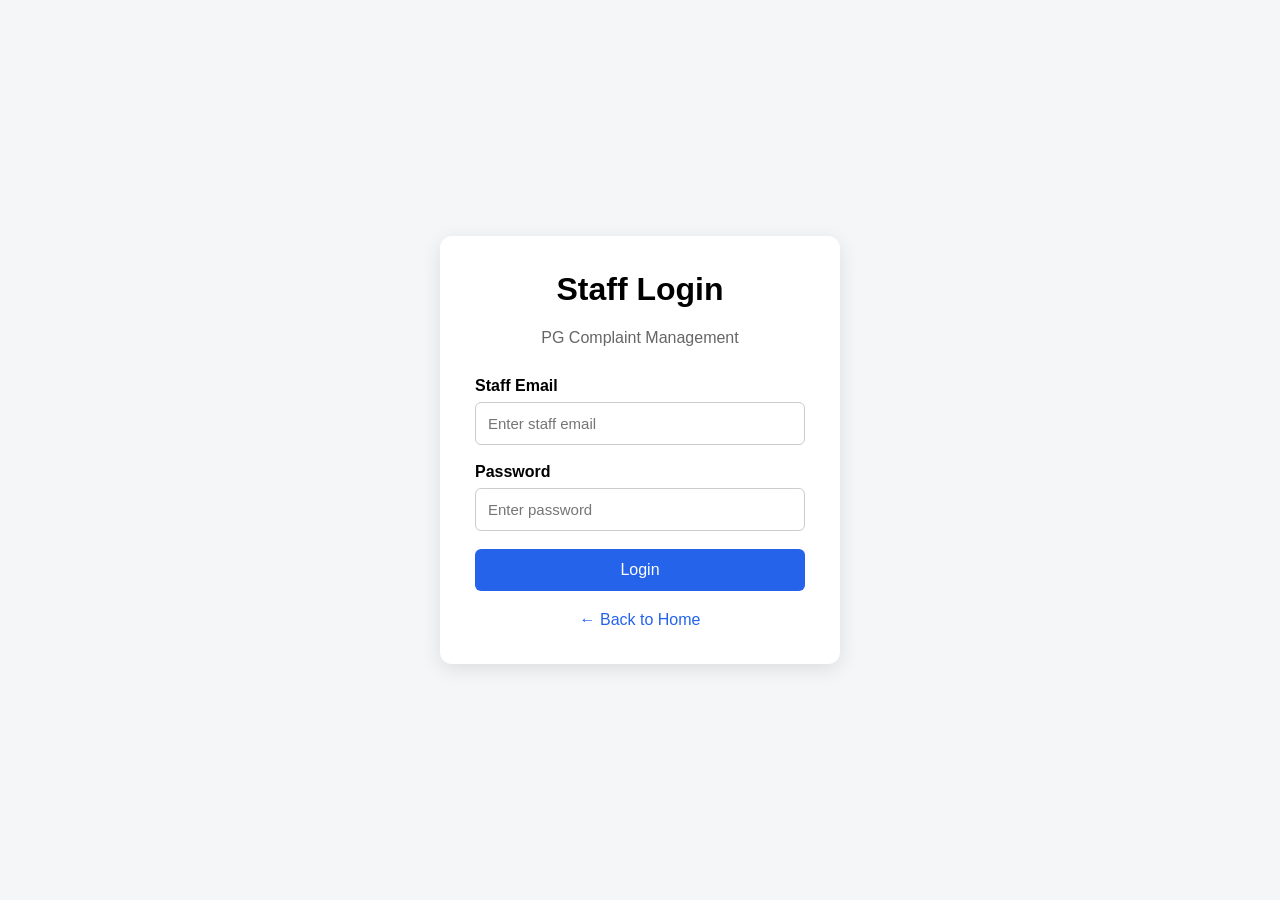
<file: Frontend/staff/login.html>
<!DOCTYPE html>
<html lang="en">

<head>

    <meta charset="UTF-8">

    <meta name="viewport" content="width=device-width, initial-scale=1.0">

    <title>Staff Login - PG Complaint Management</title>

    <style>

        * {
            box-sizing: border-box;
        }

        body {
            margin: 0;
            min-height: 100vh;

            display: flex;
            justify-content: center;
            align-items: center;

            font-family: Arial, sans-serif;

            background: #f4f6f8;
        }

        .login-container {
            width: 400px;
            max-width: 90%;

            background: white;

            padding: 35px;

            border-radius: 12px;

            box-shadow:
                0 5px 20px rgba(0, 0, 0, 0.1);
        }

        h1 {
            margin-top: 0;
            text-align: center;
        }

        .subtitle {
            text-align: center;
            color: #666;
            margin-bottom: 30px;
        }

        label {
            display: block;

            margin-bottom: 7px;

            font-weight: bold;
        }

        input {
            width: 100%;

            padding: 12px;

            margin-bottom: 18px;

            border: 1px solid #ccc;

            border-radius: 6px;

            font-size: 15px;
        }

        button {
            width: 100%;

            padding: 12px;

            border: none;

            border-radius: 6px;

            background: #2563eb;

            color: white;

            font-size: 16px;

            cursor: pointer;
        }

        button:hover {
            background: #1d4ed8;
        }

        #message {
            margin-top: 18px;

            text-align: center;

            font-weight: bold;
        }

        .back {
            display: block;

            margin-top: 20px;

            text-align: center;

            color: #2563eb;

            text-decoration: none;
        }

    </style>

</head>


<body>


<div class="login-container">

    <h1>Staff Login</h1>

    <p class="subtitle">
        PG Complaint Management
    </p>


    <form id="loginForm">


        <label for="email">
            Staff Email
        </label>

        <input
            type="email"
            id="email"
            placeholder="Enter staff email"
            required
        >


        <label for="password">
            Password
        </label>

        <input
            type="password"
            id="password"
            placeholder="Enter password"
            required
        >


        <button type="submit">
            Login
        </button>


    </form>


    <div id="message"></div>


    <a
        href="../index.html"
        class="back"
    >
        ← Back to Home
    </a>

</div>



<script>

// ======================================================
// STAFF LOGIN
// ======================================================

document
    .getElementById("loginForm")
    .addEventListener(
        "submit",
        async function(event) {

            // Prevent normal form submission

            event.preventDefault();


            const email =
                document
                    .getElementById("email")
                    .value
                    .trim()
                    .toLowerCase();


            const password =
                document
                    .getElementById("password")
                    .value;


            const message =
                document
                    .getElementById("message");


            message.textContent =
                "Logging in...";


            try {

                // Send login request to backend

                const response =
                    await fetch(
                        "http://localhost:5000/api/staff/login",
                        {

                            method: "POST",

                            headers: {

                                "Content-Type":
                                    "application/json"

                            },

                            body:
                                JSON.stringify({

                                    email: email,

                                    password: password

                                })

                        }
                    );


                const data =
                    await response.json();


                // Check whether login failed

                if (!response.ok) {

                    message.textContent =
                        data.message ||
                        "Staff login failed";

                    return;

                }


                // ==================================================
                // SECURITY CHECK
                // Make sure backend says this is a staff account
                // ==================================================

                if (
                    !data.user ||
                    data.user.role !== "staff"
                ) {

                    message.textContent =
                        "Access denied. Staff account required.";

                    return;

                }


                // ==================================================
                // STORE STAFF LOGIN INFORMATION
                // ==================================================

                localStorage.setItem(
                    "staffToken",
                    data.token
                );


                localStorage.setItem(
                    "staffUser",
                    JSON.stringify(data.user)
                );


                message.textContent =
                    "Login successful!";


                // ==================================================
                // OPEN STAFF DASHBOARD
                // ==================================================

                window.location.href =
                    "dashboard.html";


            } catch (error) {

                console.error(error);

                message.textContent =
                    "Unable to connect to server.";

            }

        }
    );

</script>


</body>

</html>
</file>
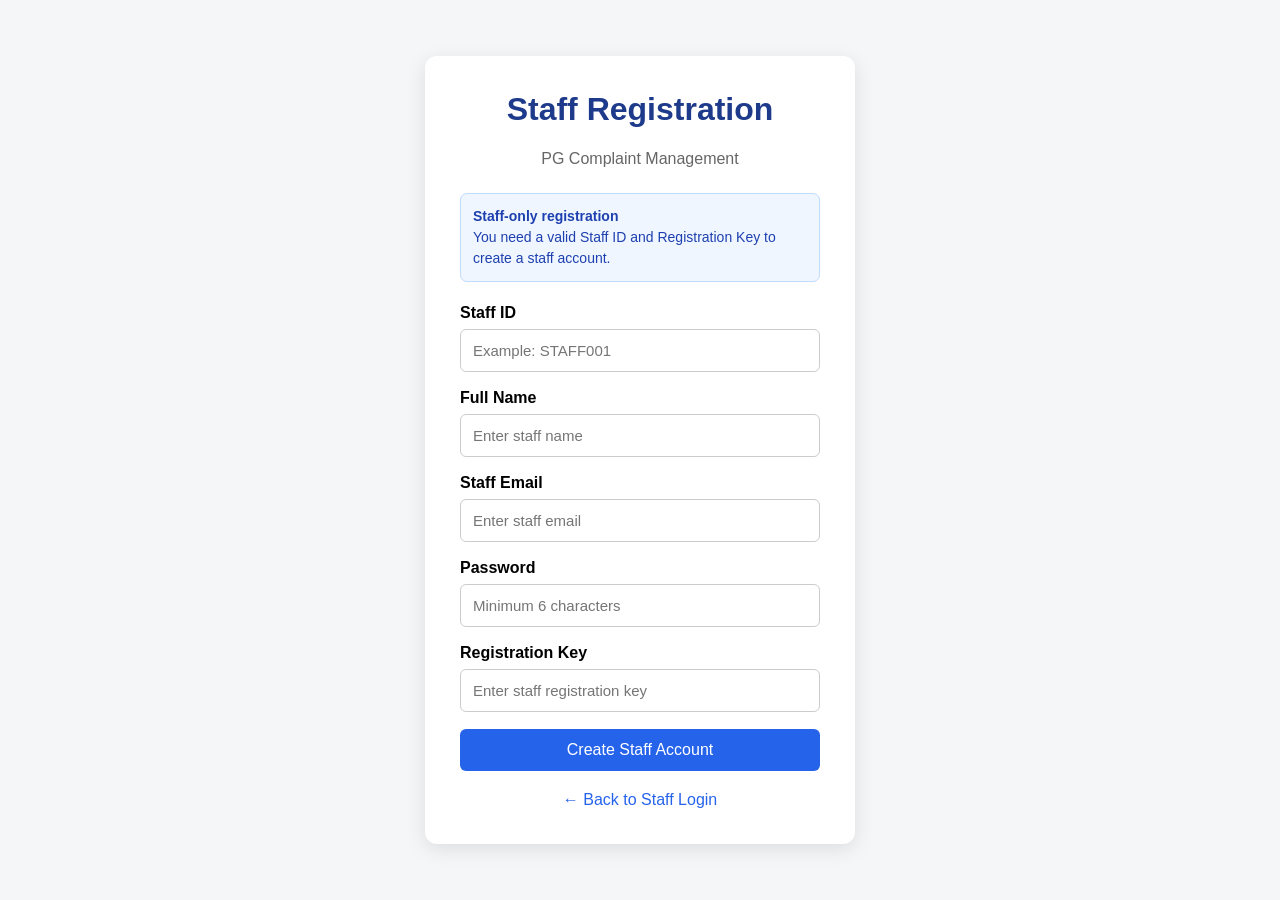
<file: Frontend/staff/register.html>
<!DOCTYPE html>
<html lang="en">

<head>

    <meta charset="UTF-8">

    <meta name="viewport" content="width=device-width, initial-scale=1.0">

    <title>Staff Registration - PG Complaint Management</title>

    <style>

        * {
            box-sizing: border-box;
        }

        body {
            margin: 0;

            min-height: 100vh;

            display: flex;

            justify-content: center;

            align-items: center;

            font-family: Arial, sans-serif;

            background: #f4f6f8;
        }

        .register-container {
            width: 430px;

            max-width: 92%;

            background: white;

            padding: 35px;

            border-radius: 12px;

            box-shadow:
                0 5px 20px rgba(0, 0, 0, 0.1);
        }

        h1 {
            margin-top: 0;

            text-align: center;

            color: #1e3a8a;
        }

        .subtitle {
            text-align: center;

            color: #666;

            margin-bottom: 25px;
        }

        .security-info {
            background: #eff6ff;

            border: 1px solid #bfdbfe;

            color: #1e40af;

            padding: 12px;

            border-radius: 7px;

            margin-bottom: 22px;

            font-size: 14px;

            line-height: 1.5;
        }

        label {
            display: block;

            margin-bottom: 7px;

            font-weight: bold;
        }

        input {
            width: 100%;

            padding: 12px;

            margin-bottom: 17px;

            border: 1px solid #ccc;

            border-radius: 6px;

            font-size: 15px;
        }

        input:focus {
            outline: none;

            border-color: #2563eb;
        }

        button {
            width: 100%;

            padding: 12px;

            border: none;

            border-radius: 6px;

            background: #2563eb;

            color: white;

            font-size: 16px;

            cursor: pointer;
        }

        button:hover {
            background: #1d4ed8;
        }

        button:disabled {
            background: #93c5fd;

            cursor: not-allowed;
        }

        #message {
            margin-top: 18px;

            text-align: center;

            font-weight: bold;

            line-height: 1.5;
        }

        .success {
            color: #166534;
        }

        .error {
            color: #b91c1c;
        }

        .back {
            display: block;

            margin-top: 20px;

            text-align: center;

            color: #2563eb;

            text-decoration: none;
        }

        .back:hover {
            text-decoration: underline;
        }

    </style>

</head>


<body>


<div class="register-container">


    <h1>
        Staff Registration
    </h1>


    <p class="subtitle">
        PG Complaint Management
    </p>


    <div class="security-info">

        <strong>Staff-only registration</strong><br>

        You need a valid Staff ID and
        Registration Key to create a staff account.

    </div>


    <form id="registerForm">


        <!-- STAFF ID -->

        <label for="staffId">
            Staff ID
        </label>

        <input
            type="text"
            id="staffId"
            placeholder="Example: STAFF001"
            required
        >


        <!-- NAME -->

        <label for="name">
            Full Name
        </label>

        <input
            type="text"
            id="name"
            placeholder="Enter staff name"
            required
        >


        <!-- EMAIL -->

        <label for="email">
            Staff Email
        </label>

        <input
            type="email"
            id="email"
            placeholder="Enter staff email"
            required
        >


        <!-- PASSWORD -->

        <label for="password">
            Password
        </label>

        <input
            type="password"
            id="password"
            placeholder="Minimum 6 characters"
            minlength="6"
            required
        >


        <!-- REGISTRATION KEY -->

        <label for="registrationKey">
            Registration Key
        </label>

        <input
            type="password"
            id="registrationKey"
            placeholder="Enter staff registration key"
            required
        >


        <button
            type="submit"
            id="registerButton"
        >
            Create Staff Account
        </button>


    </form>


    <div id="message"></div>


    <a
        href="login.html"
        class="back"
    >
        ← Back to Staff Login
    </a>


</div>



<script>


// ======================================================
// STAFF REGISTRATION
// ======================================================

document
    .getElementById("registerForm")
    .addEventListener(
        "submit",
        async function(event) {


            // Prevent normal HTML form submission

            event.preventDefault();


            // ==================================================
            // GET FORM VALUES
            // ==================================================

            const staffId =
                document
                    .getElementById("staffId")
                    .value
                    .trim();


            const name =
                document
                    .getElementById("name")
                    .value
                    .trim();


            const email =
                document
                    .getElementById("email")
                    .value
                    .trim()
                    .toLowerCase();


            const password =
                document
                    .getElementById("password")
                    .value;


            const registrationKey =
                document
                    .getElementById("registrationKey")
                    .value;


            const message =
                document
                    .getElementById("message");


            const registerButton =
                document
                    .getElementById("registerButton");


            // ==================================================
            // BASIC VALIDATION
            // ==================================================

            if (
                !staffId ||
                !name ||
                !email ||
                !password ||
                !registrationKey
            ) {

                message.className =
                    "error";

                message.textContent =
                    "Please fill in all fields.";

                return;

            }


            if (password.length < 6) {

                message.className =
                    "error";

                message.textContent =
                    "Password must be at least 6 characters.";

                return;

            }


            // ==================================================
            // SHOW LOADING
            // ==================================================

            registerButton.disabled =
                true;

            registerButton.textContent =
                "Creating Account...";


            message.className = "";

            message.textContent =
                "Creating staff account...";


            try {


                // ==================================================
                // SEND DATA TO BACKEND
                // ==================================================

                const response =
                    await fetch(
                        "http://localhost:5000/api/staff/register",
                        {

                            method: "POST",

                            headers: {

                                "Content-Type":
                                    "application/json"

                            },

                            body:
                                JSON.stringify({

                                    staff_id:
                                        staffId,

                                    name:
                                        name,

                                    email:
                                        email,

                                    password:
                                        password,

                                    registration_key:
                                        registrationKey

                                })

                        }
                    );


                // ==================================================
                // READ BACKEND RESPONSE
                // ==================================================

                const data =
                    await response.json();


                // ==================================================
                // REGISTRATION FAILED
                // ==================================================

                if (!response.ok) {

                    message.className =
                        "error";

                    message.textContent =
                        data.message ||
                        "Staff registration failed.";

                    return;

                }


                // ==================================================
                // REGISTRATION SUCCESS
                // ==================================================

                message.className =
                    "success";

                message.innerHTML =

                    "Staff account created successfully!<br>" +

                    "Staff ID: " +
                    data.staff_id +
                    "<br><br>" +

                    "Redirecting to Staff Login...";


                // Clear form

                document
                    .getElementById("registerForm")
                    .reset();


                // ==================================================
                // REDIRECT TO LOGIN
                // ==================================================

                setTimeout(
                    function() {

                        window.location.href =
                            "login.html";

                    },
                    2000
                );


            } catch (error) {


                // ==================================================
                // SERVER CONNECTION ERROR
                // ==================================================

                console.error(error);


                message.className =
                    "error";

                message.textContent =
                    "Unable to connect to server. " +
                    "Make sure the backend server is running.";


            } finally {


                // Re-enable button

                registerButton.disabled =
                    false;

                registerButton.textContent =
                    "Create Staff Account";

            }

        }
    );


</script>


</body>

</html>
</file>
<file: Frontend/css/style.css>
* {
    box-sizing: border-box;
    margin: 0;
    padding: 0;
}


body {
    font-family: Arial, sans-serif;

    min-height: 100vh;

    display: flex;

    justify-content: center;

    align-items: center;

    background: #f4f6f8;
}


.container {
    width: 90%;

    max-width: 900px;

    text-align: center;
}


h1 {
    font-size: 40px;

    margin-bottom: 10px;
}


.subtitle {
    color: #666;

    margin-bottom: 40px;
}


.role-container {
    display: flex;

    justify-content: center;

    gap: 30px;

    flex-wrap: wrap;
}


.role-card {
    background: white;

    width: 350px;

    padding: 35px;

    border-radius: 15px;

    box-shadow: 0 5px 20px rgba(0, 0, 0, 0.1);
}


.role-card h2 {
    margin-bottom: 15px;
}


.role-card p {
    color: #666;

    margin-bottom: 25px;
}


button {
    width: 100%;

    padding: 12px;

    margin-top: 10px;

    border: none;

    border-radius: 8px;

    cursor: pointer;

    background: #2563eb;

    color: white;

    font-size: 16px;
}


button:hover {
    opacity: 0.9;
}


.secondary-button {
    background: #555;
}


a {
    text-decoration: none;
}
</file>
<file: Frontend/style.css>
* {
    box-sizing: border-box; /* Makes width and height easier to control */
    margin: 0; /* Removes default margin */
    padding: 0; /* Removes default padding */
}


body {
    font-family: Arial, sans-serif; /* Sets a simple readable font */
    background: #f4f6f8; /* Gives the page a light background */
    min-height: 100vh; /* Makes the page at least full screen height */
}


.container {
    min-height: 100vh; /* Makes container fill the screen */
    display: flex; /* Enables flexbox */
    justify-content: center; /* Centers content horizontally */
    align-items: center; /* Centers content vertically */
    padding: 20px; /* Adds space around the login box */
}


.login-box {
    width: 100%; /* Allows the box to use available width */
    max-width: 420px; /* Prevents the box from becoming too wide */
    background: white; /* Gives the box a white background */
    padding: 35px; /* Adds internal spacing */
    border-radius: 12px; /* Rounds the corners */
    box-shadow: 0 5px 20px rgba(0, 0, 0, 0.1); /* Adds a small shadow */
}


h1 {
    text-align: center; /* Centers the heading */
    margin-bottom: 10px; /* Adds space below heading */
    font-size: 26px; /* Sets heading size */
}


.subtitle {
    text-align: center; /* Centers subtitle */
    color: #666; /* Gives subtitle a gray color */
    margin-bottom: 25px; /* Adds space below subtitle */
}


label {
    display: block; /* Places label on its own line */
    margin-bottom: 6px; /* Adds space below label */
    font-weight: bold; /* Makes label bold */
}


input {
    width: 100%; /* Makes input fill the available width */
    padding: 12px; /* Adds space inside input */
    margin-bottom: 18px; /* Adds space below input */
    border: 1px solid #ccc; /* Adds border */
    border-radius: 6px; /* Rounds input corners */
    font-size: 15px; /* Sets input text size */
}


input:focus {
    outline: none; /* Removes default browser outline */
    border-color: #333; /* Changes border when selected */
}


button {
    width: 100%; /* Makes button full width */
    padding: 12px; /* Adds space inside button */
    border: none; /* Removes default border */
    border-radius: 6px; /* Rounds button corners */
    background: #222; /* Gives button a dark background */
    color: white; /* Makes button text white */
    font-size: 16px; /* Sets button text size */
    cursor: pointer; /* Shows pointer when hovering */
}


button:hover {
    background: #444; /* Changes button color when hovering */
}


#message {
    text-align: center; /* Centers the message */
    margin-top: 15px; /* Adds space above message */
    font-size: 14px; /* Sets message size */
}

/* ======================================================
   RESIDENT DASHBOARD
   ====================================================== */

.dashboard-container {
    width: 100%;
    max-width: 1000px;
    margin: auto;
    padding: 25px;
}


.dashboard-header {
    display: flex;
    justify-content: space-between;
    align-items: center;
    background: white;
    padding: 20px;
    border-radius: 10px;
    margin-bottom: 20px;
    box-shadow: 0 4px 15px rgba(0, 0, 0, 0.08);
}


.dashboard-header h1 {
    text-align: left;
    margin-bottom: 5px;
}


#logoutButton {
    width: auto;
    padding: 10px 20px;
    background: #c62828;
}


#logoutButton:hover {
    background: #a91f1f;
}


.complaint-section {
    background: white;
    padding: 25px;
    border-radius: 10px;
    margin-bottom: 20px;
    box-shadow: 0 4px 15px rgba(0, 0, 0, 0.08);
}


.complaint-section h2 {
    margin-bottom: 20px;
}


select,
textarea {
    width: 100%;
    padding: 12px;
    margin-bottom: 18px;
    border: 1px solid #ccc;
    border-radius: 6px;
    font-size: 15px;
}


textarea {
    min-height: 100px;
    resize: vertical;
}


#loadComplaintsButton {
    width: auto;
    margin-bottom: 20px;
}


.complaint-card {
    border: 1px solid #ddd;
    border-radius: 8px;
    padding: 18px;
    margin-bottom: 15px;
    background: #fafafa;
}


.complaint-card h3 {
    margin-bottom: 12px;
}


.complaint-card p {
    margin-bottom: 8px;
}
</file>
